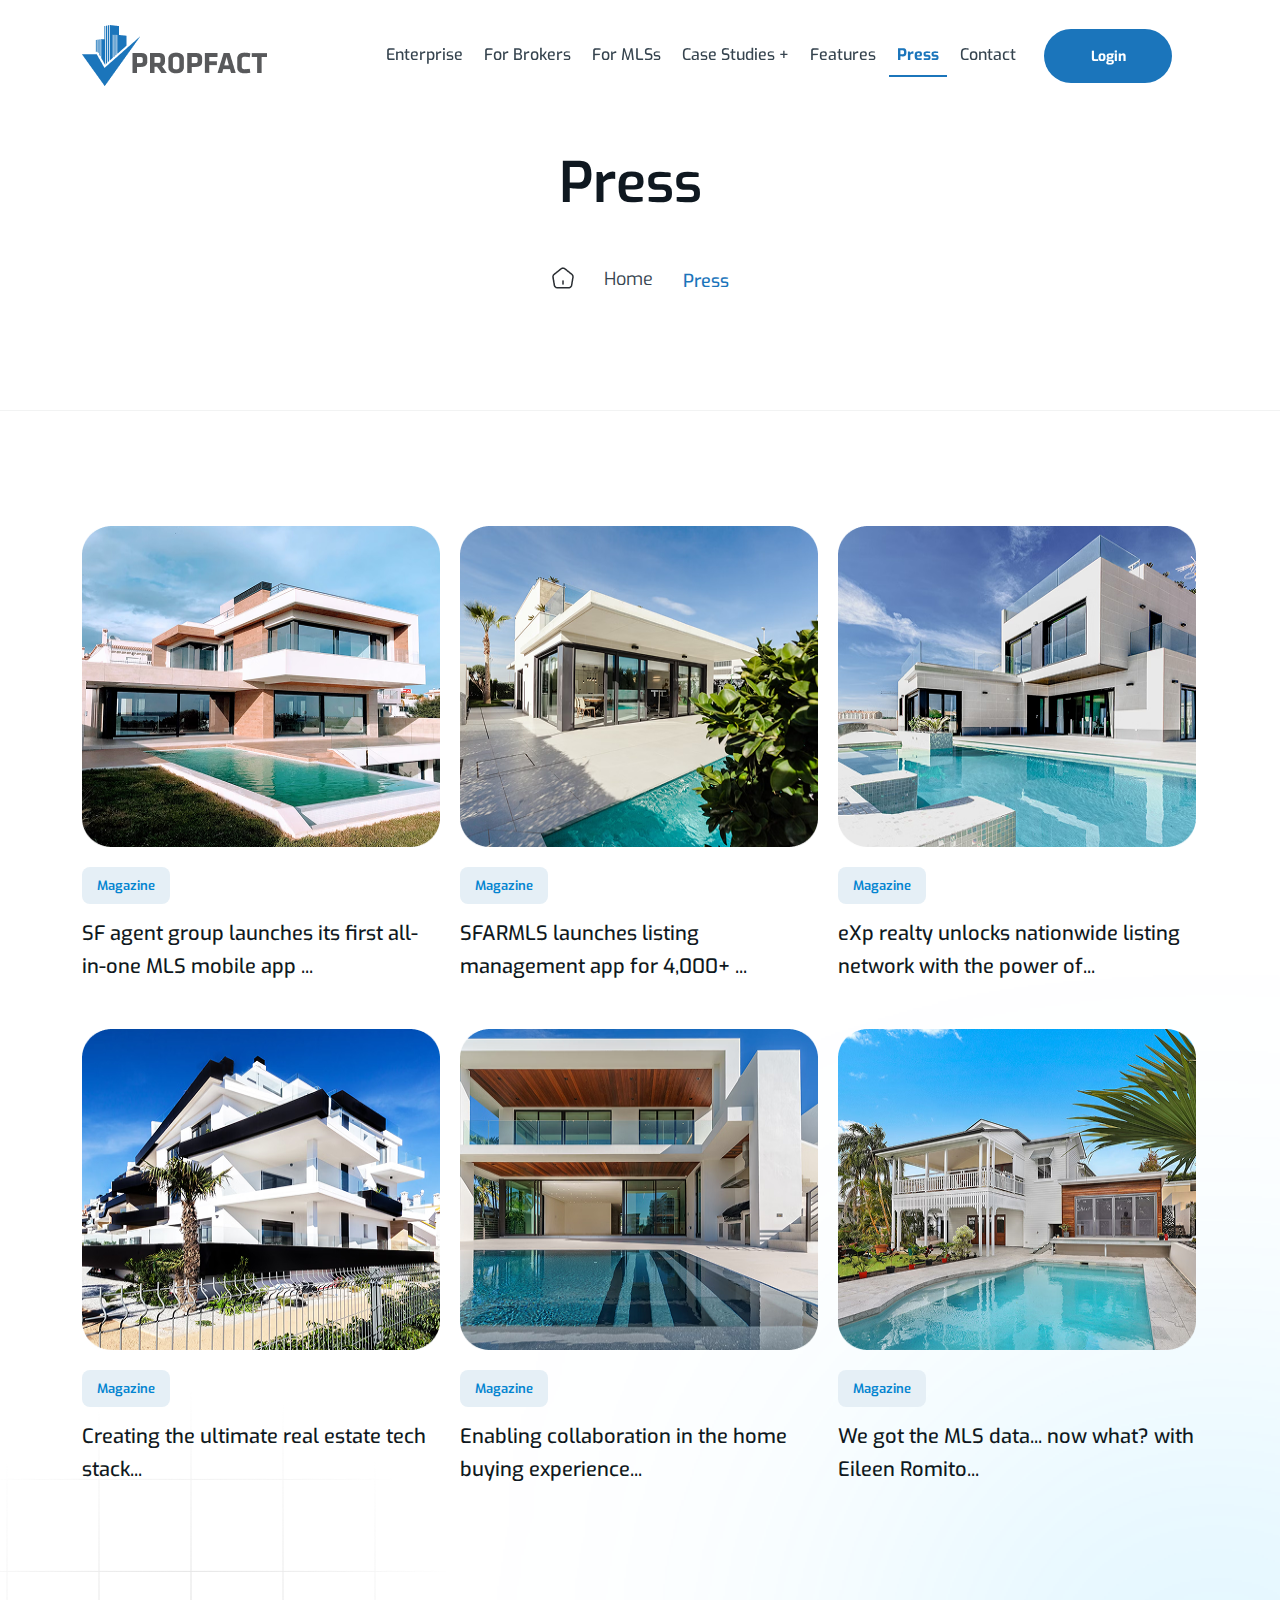
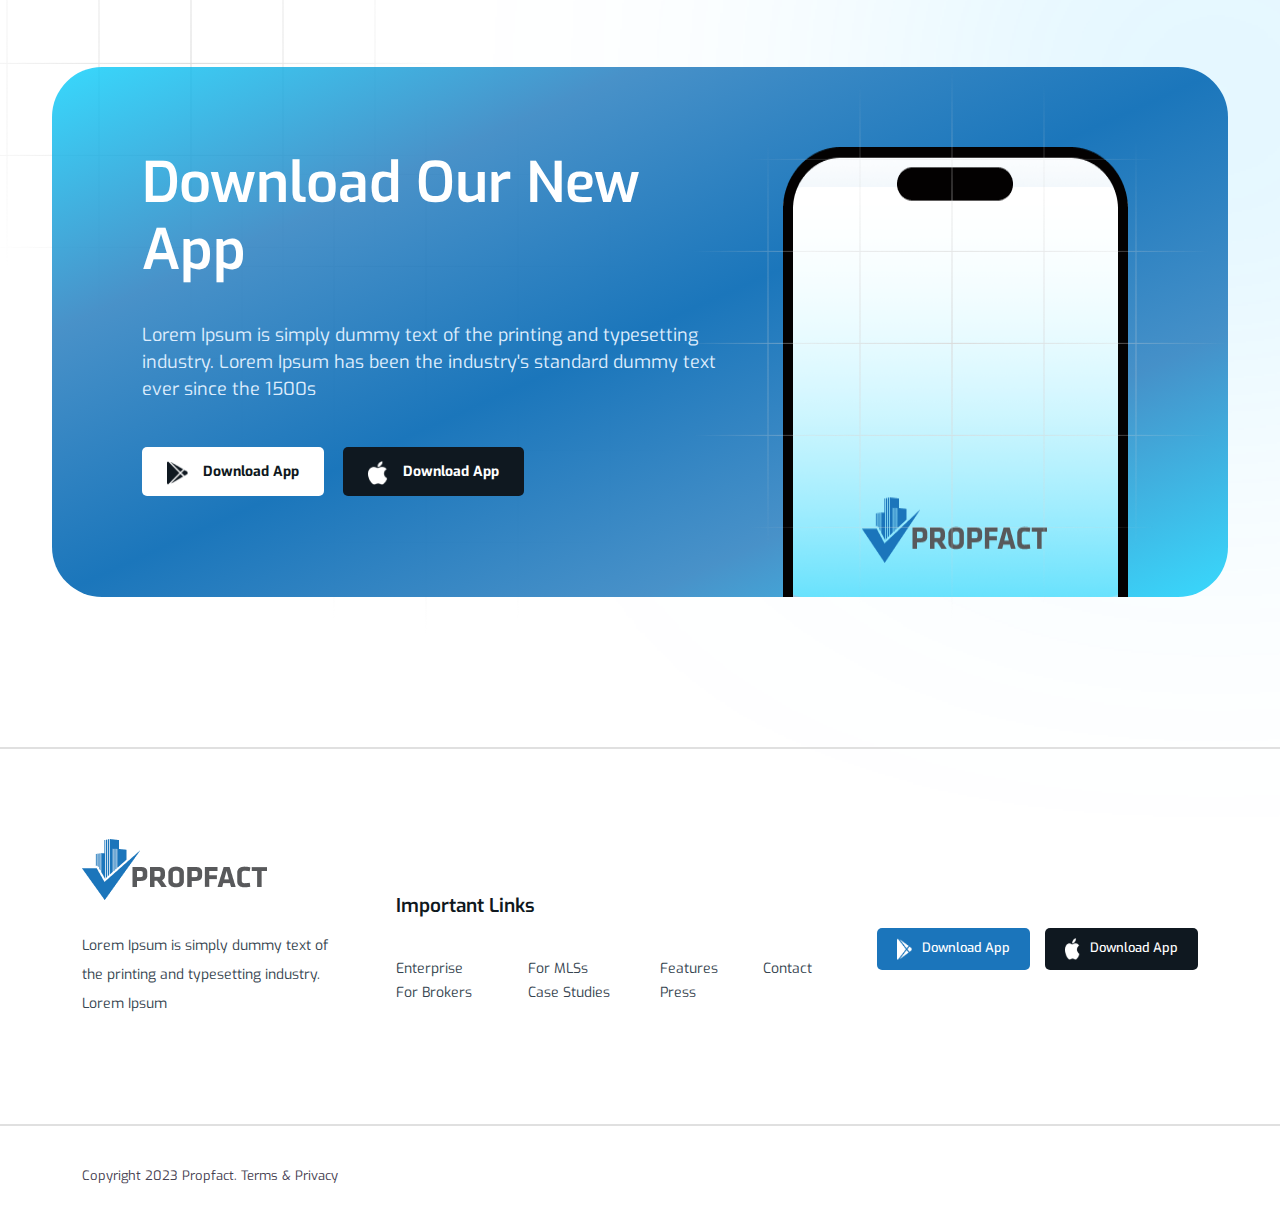
<file: page3_index.html>
<!DOCTYPE html>
<html lang="en">
<head>
    <meta charset="UTF-8">
    <meta name="viewport" content="width=device-width, initial-scale=1.0">
    <link href="https://cdn.jsdelivr.net/npm/bootstrap@5.3.3/dist/css/bootstrap.min.css" rel="stylesheet" integrity="sha384-QWTKZyjpPEjISv5WaRU9OFeRpok6YctnYmDr5pNlyT2bRjXh0JMhjY6hW+ALEwIH" crossorigin="anonymous">
    <link rel="stylesheet" href="https://cdnjs.cloudflare.com/ajax/libs/font-awesome/6.5.2/css/all.min.css" integrity="sha512-SnH5WK+bZxgPHs44uWIX+LLJAJ9/2PkPKZ5QiAj6Ta86w+fsb2TkcmfRyVX3pBnMFcV7oQPJkl9QevSCWr3W6A==" crossorigin="anonymous" referrerpolicy="no-referrer" />
    <link rel="stylesheet" href="css/page3_style.css">
    <link rel="icon" type="image/x-icon" href="Images/logox.png">
    <title>Profact - Press</title>
</head>
<body>
    <header>
        <nav class="navbar navbar-expand-lg container">
            <div class="box">
              <a class="navbar-brand logo" href="index.html"><span><img src="Images\logo.png" alt="###"></span></a>
              <div class="collapse navbar-collapse" id="navbarNavDropdown">
                <ul class="navbar-nav">
                  <li class="nav-item">
                    <a class="nav-link" href="page2_index.html">Enterprise</a>
                  </li>
                  <li class="nav-item">
                    <a class="nav-link" href="page4_index.html">For Brokers</a>
                  </li>
                  <li class="nav-item">
                    <a class="nav-link" href="page8_index.html">For MLSs</a>
                  </li>
                  <li class="nav-item">
                    <a class="nav-link" href="page6_index.html">Case Studies +</a>
                  </li>
                  </li>
                  <li class="nav-item">
                    <a class="nav-link" href="page5_index.html">Features</a>
                  </li>
                  </li>
                  <li class="nav-item">
                    <a class="nav-link active" href="page3_index.html">Press</a>
                  </li>
                  <li class="nav-item">
                    <a class="nav-link" href="page7_index.html">Contact</a>
                  </li>
                </ul>
                <a href="#" class="log">Login</a>
              </div>
            </div>
        </nav>
    </header>
    <div class="main">
        <div class="part1">
            <div class="container">
                <div class="inner">
                    <div class="sec1">
                        <div class="head"><h2>Press</h2></div>
                        <div class="para">
                            <span><img src="Images/home.png" alt="#"></span><a href="index.html" class="p">Home</p><a href="#"><i class="fa fa-angle-right" aria-hidden="true"></i></a><a href="page3_index.html">Press</a>
                        </div>
                    </div>
                </div>
            </div>
        </div>
        <div class="part2">
            <div class="container">
                <div class="inner">
                    <div class="sec">
                        <a href="page3_sub_index.html">
                            <div class="box">
                                <figure><img src="Images/dango1.png" alt="###"></figure>
                                <a href="page3_sub_index.html" class="anch">Magazine</a>
                                <p>SF agent group launches its first all-in-one MLS mobile app ...</p>
                            </div>
                        </a>
                        <a href="page3_sub_index.html">
                            <div class="box">
                                <figure><img src="Images/dango2.png" alt="###"></figure>
                                <a href="page3_sub_index.html" class="anch">Magazine</a>
                                <p>SFARMLS launches listing management app for 4,000+ ...</p>
                            </div>
                        </a>
                        <a href="page3_sub_index.html">
                            <div class="box">
                                <figure><img src="Images/dango3.png" alt="###"></figure>
                                <a href="page3_sub_index.html" class="anch">Magazine</a>
                                <p>eXp realty unlocks nationwide listing network with the power of...</p>
                            </div>
                        </a>
                    </div>
                    <div class="sec">
                        <a href="page3_sub_index.html">
                            <div class="box">
                                <figure><img src="Images/dango4.png" alt="###"></figure>
                                <a href="page3_sub_index.html" class="anch">Magazine</a>
                                <p>Creating the ultimate real estate tech stack...</p>
                            </div>
                        </a>
                        <a href="page3_sub_index.html">
                            <div class="box">
                                <figure><img src="Images/dango5.png" alt="###"></figure>
                                <a href="page3_sub_index.html" class="anch">Magazine</a>
                                <p>Enabling collaboration in the home buying experience...</p>
                            </div>
                        </a>
                        <a href="page3_sub_index.html">
                            <div class="box">
                                <figure><img src="Images/dango6.png" alt="###"></figure>
                                <a href="page3_sub_index.html" class="anch">Magazine</a>
                                <p>We got the MLS data... now what? with Eileen Romito...</p>
                            </div>
                        </a>
                    </div>
                </div>
            </div>
        </div>
        <div class="part3">
            <div class="container">
                <div class="inner">
                    <div class="sec" style="background-image: linear-gradient(to bottom right, #00cefcc7, #1b76bbcc, #1b76bb, #1b76bbcc, #00cefcc5);">
                        <div class="write" style="z-index: 2;">
                            <h5>Download Our New App</h5>
                            <p>Lorem Ipsum is simply dummy text of the printing and typesetting industry. Lorem Ipsum has been the industry's standard dummy text ever since the 1500s</p>
                            <div class="anc">
                                <a href="#" class="omg1"><span><img src="Images/Group.png" alt="#"></span>Download App</a>
                                <a href="#" class="omg2"><span><img src="Images/Group1.png" alt="#"></span>Download App</a>
                            </div>
                        </div>
                        <div class="ima" style="background-image: linear-gradient(to bottom, #ffffff, #00cefc); border-radius: 20px; margin-top: 120px; margin-right: 100px;"><span><img src="Images/Group2.png" alt="###" style="height: 450px; width: 345px; margin-top: -40px;"></span></div>
                        <span><img src="Images/Union.png" alt="###" class="spl"></span>
                    </div>
                </div>
            </div>
        </div>
        <div class="effect">
            <img src="Images/Union.png" alt="###" class="p1">
            <img src="Images/Union.png" alt="###" class="p2">
        </div>
    </div>

    <div class="footer">
        <div class="container">
            <div class="ptr">
                <div class="sec">
                    <div class="first">
                        <div class="ima">
                            <span><img src="Images/logo.png" alt="###"></span>
                            <p>Lorem Ipsum is simply dummy text of the printing and typesetting industry. Lorem Ipsum </p>
                        </div>
                        <div class="para">
                            <h5>Important Links</h5>
                            <div class="para_out">
                                <div class="para_in">
                                    <a href="page2_index.html">Enterprise</a>
                                    <a href="page4_index.html">For Brokers</a>
                                </div>
                                <div class="para_in">
                                    <a href="page3_sub_index.html">For MLSs</a>
                                    <a href="page6_index.html">Case Studies</a>
                                </div>
                                <div class="para_in">
                                    <a href="page5_index.html">Features</a>
                                    <a href="page3_index.html">Press</a>
                                </div>
                                <div class="para_in">
                                    <a href="page7_index.html">Contact</a>
                                </div>
                            </div>
                        </div>
                        <div class="anc">
                            <a href="#" class="omg1"><span><img src="Images/Group3.png" alt="#"></span>Download App</a>
                            <a href="#" class="omg2"><span><img src="Images/Group1.png" alt="#"></span>Download App</a>
                        </div>
                    </div>
                </div>
            </div>
        </div>
    </div>
    <div class="para_out" style="font-size: 13px; font-weight: 400; color: #464151; margin-bottom: 40px;"><div class="container"><p>Copyright 2023 Propfact. Terms & Privacy</p></div></div>
</body>
</html>
</file>
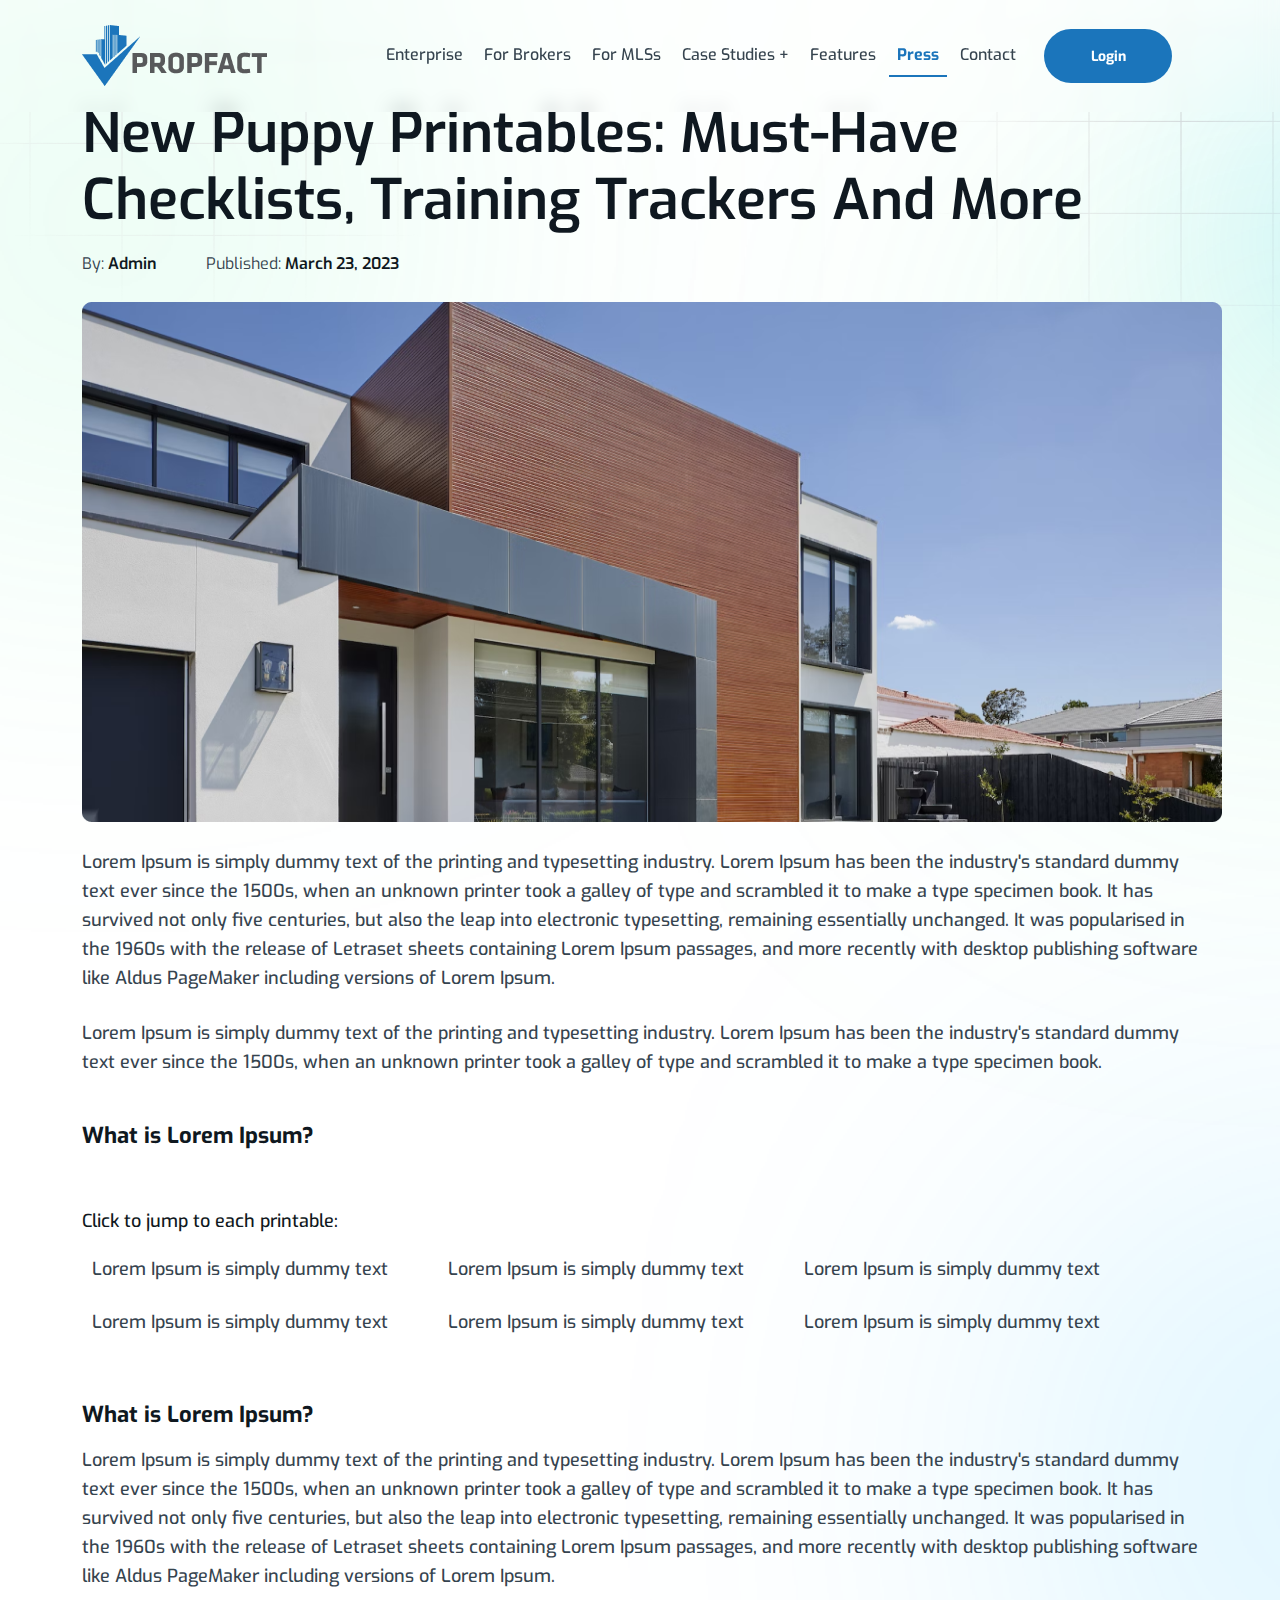
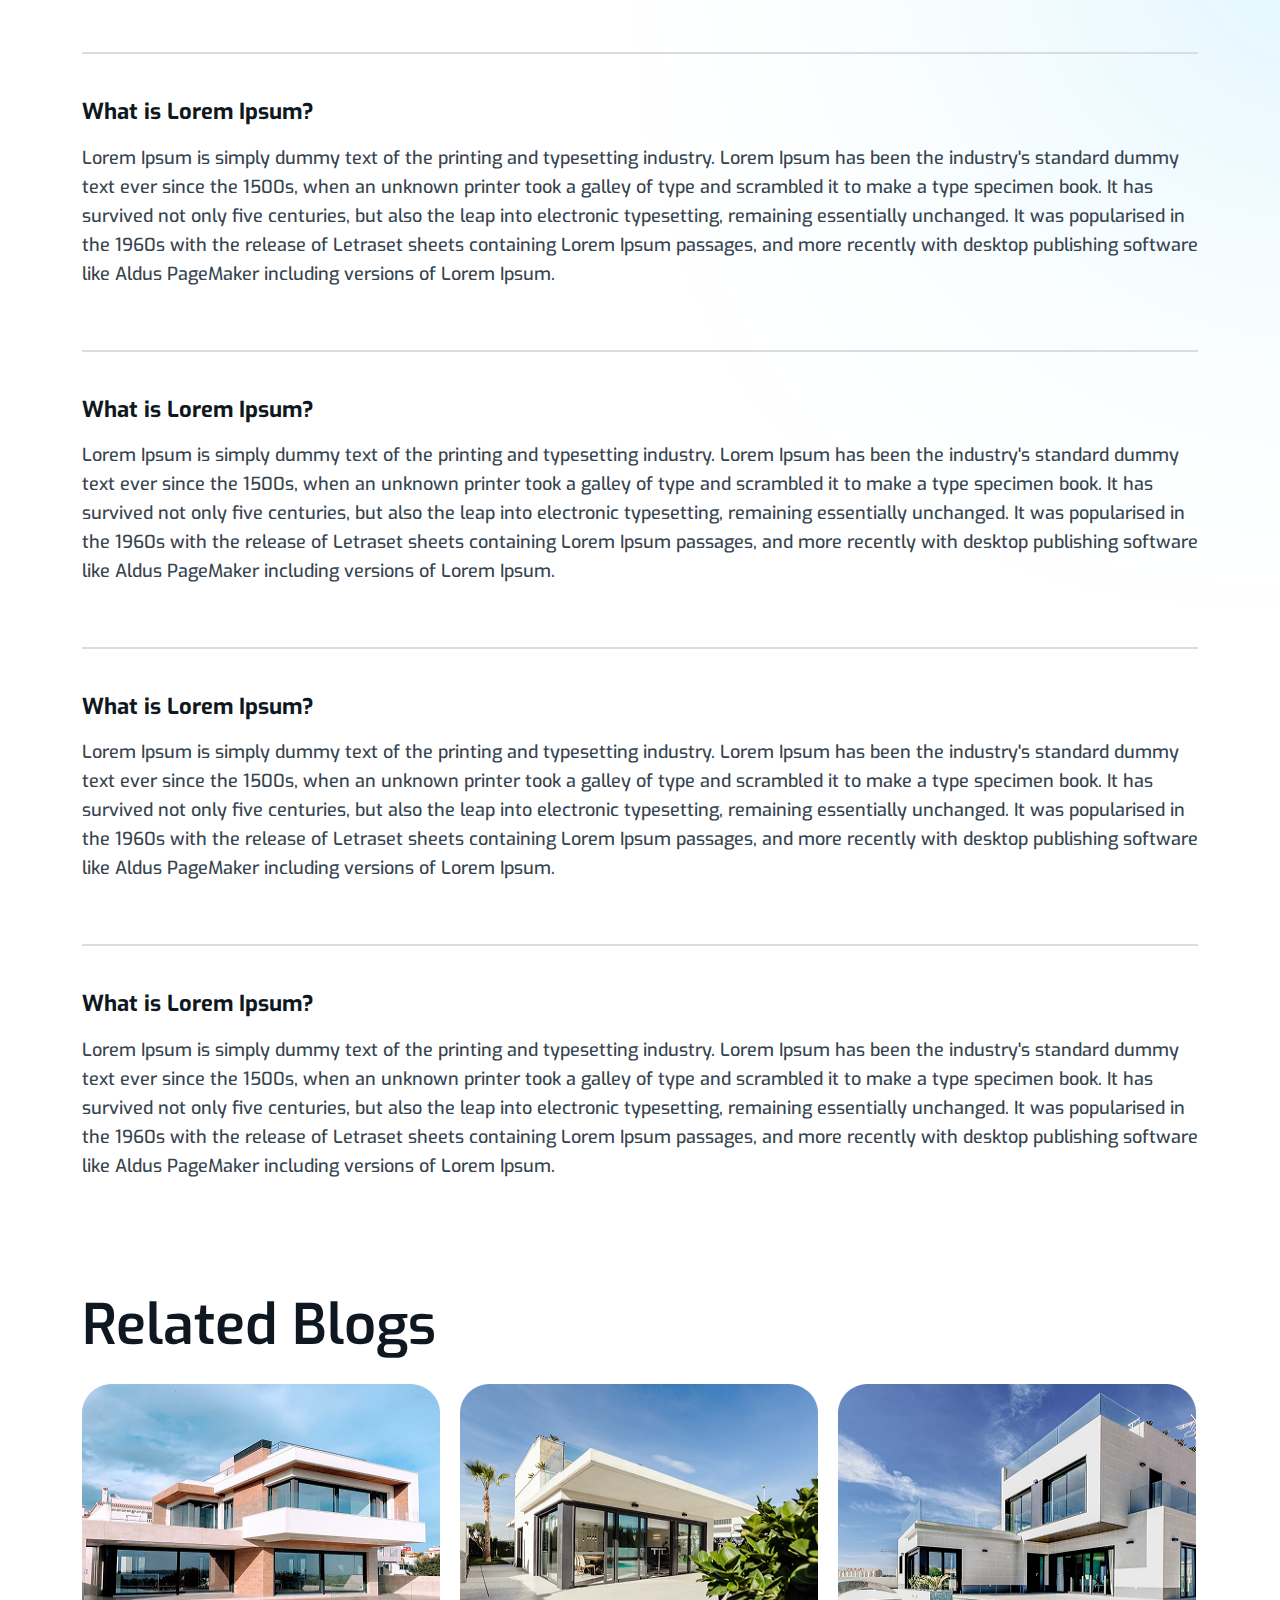
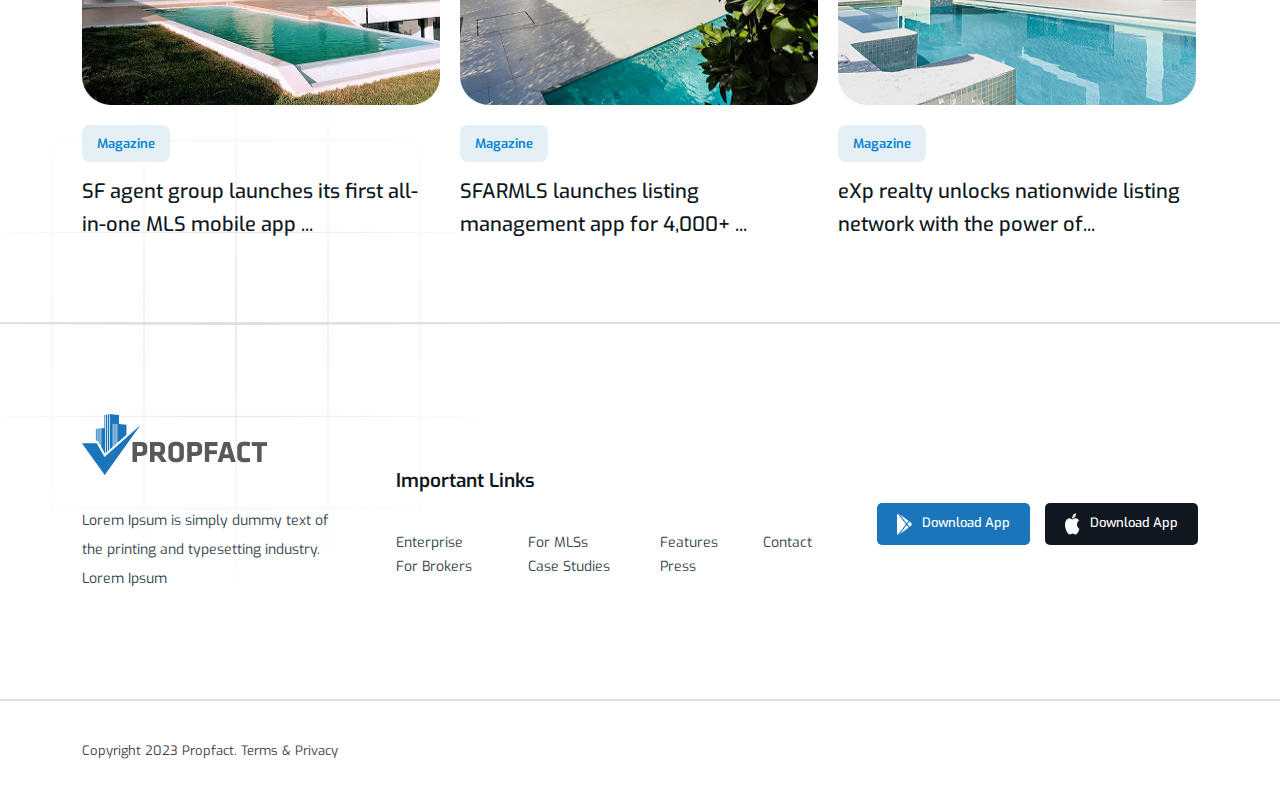
<file: page3_sub_index.html>
<!DOCTYPE html>
<html lang="en">
<head>
    <meta charset="UTF-8">
    <meta name="viewport" content="width=device-width, initial-scale=1.0">
    <link href="https://cdn.jsdelivr.net/npm/bootstrap@5.3.3/dist/css/bootstrap.min.css" rel="stylesheet" integrity="sha384-QWTKZyjpPEjISv5WaRU9OFeRpok6YctnYmDr5pNlyT2bRjXh0JMhjY6hW+ALEwIH" crossorigin="anonymous">
    <link rel="stylesheet" href="https://cdnjs.cloudflare.com/ajax/libs/font-awesome/6.5.2/css/all.min.css" integrity="sha512-SnH5WK+bZxgPHs44uWIX+LLJAJ9/2PkPKZ5QiAj6Ta86w+fsb2TkcmfRyVX3pBnMFcV7oQPJkl9QevSCWr3W6A==" crossorigin="anonymous" referrerpolicy="no-referrer" />
    <link rel="stylesheet" href="css/page3_sub_style.css">
    <link rel="icon" type="image/x-icon" href="Images/logox.png">
    <title>Profact - Press</title>
</head>
<body>
    <header>
        <nav class="navbar navbar-expand-lg container">
            <div class="box">
              <a class="navbar-brand logo" href="index.html"><span><img src="Images\logo.png" alt="###"></span></a>
              <div class="collapse navbar-collapse" id="navbarNavDropdown">
                <ul class="navbar-nav">
                  <li class="nav-item">
                    <a class="nav-link" href="page2_index.html">Enterprise</a>
                  </li>
                  <li class="nav-item">
                    <a class="nav-link" href="page4_index.html">For Brokers</a>
                  </li>
                  <li class="nav-item">
                    <a class="nav-link" href="page8_index.html">For MLSs</a>
                  </li>
                  <li class="nav-item">
                    <a class="nav-link" href="page6_index.html">Case Studies +</a>
                  </li>
                  </li>
                  <li class="nav-item">
                    <a class="nav-link" href="page5_index.html">Features</a>
                  </li>
                  </li>
                  <li class="nav-item">
                    <a class="nav-link active" href="page3_index.html">Press</a>
                  </li>
                  <li class="nav-item">
                    <a class="nav-link" href="page7_index.html">Contact</a>
                  </li>
                </ul>
                <a href="#" class="log">Login</a>
              </div>
            </div>
        </nav>
    </header>
    <div class="main">
        <div class="effect">
            <img src="Images/Union.png" alt="###" class="p1">
            <img src="Images/Union.png" alt="###" class="p2">
            <div class="eff"></div>
            <img src="Images/Union.png" alt="###" class="p3">
        </div>
        <div class="part1">
            <div class="container">
                <div class="inner">
                    <div class="head">
                        <h3>New Puppy Printables: Must-Have Checklists, Training Trackers And More</h3>
                        <p>By: <b>Admin</b>Published: <b>March 23, 2023</b></p>
                    </div>
                    <div class="sec">
                        <div class="head">
                            <figure><img src="Images/Maskgroup.png" alt="###"></figure>
                            <p>Lorem Ipsum is simply dummy text of the printing and typesetting industry. Lorem Ipsum has been the industry's standard dummy text ever since the 1500s, when an unknown printer took a galley of type and scrambled it to make a type specimen book. It has survived not only five centuries, but also the leap into electronic typesetting, remaining essentially unchanged. It was popularised in the 1960s with the release of Letraset sheets containing Lorem Ipsum passages, and more recently with desktop publishing software like Aldus PageMaker including versions of Lorem Ipsum.</p>
                            <p>Lorem Ipsum is simply dummy text of the printing and typesetting industry. Lorem Ipsum has been the industry's standard dummy text ever since the 1500s, when an unknown printer took a galley of type and scrambled it to make a type specimen book.</p>
                        </div>
                        <div class="sub">
                            <h4>What is Lorem Ipsum?</h4>
                            <p class="sp">Click to jump to each printable:</p>
                            <ul>
                                <li><i class="fa fa-check" aria-hidden="true"></i><p>Lorem Ipsum is simply dummy text</p></li>
                                <li><i class="fa fa-check" aria-hidden="true"></i><p>Lorem Ipsum is simply dummy text</p></li>
                                <li><i class="fa fa-check" aria-hidden="true"></i><p>Lorem Ipsum is simply dummy text</p></li>
                            </ul>
                            <ul>
                                <li><i class="fa fa-check" aria-hidden="true"></i><p>Lorem Ipsum is simply dummy text</p></li>
                                <li><i class="fa fa-check" aria-hidden="true"></i><p>Lorem Ipsum is simply dummy text</p></li>
                                <li><i class="fa fa-check" aria-hidden="true"></i><p>Lorem Ipsum is simply dummy text</p></li>
                            </ul>
                        </div>
                        <div class="exp">
                            <h4>What is Lorem Ipsum?</h4>
                            <p>Lorem Ipsum is simply dummy text of the printing and typesetting industry. Lorem Ipsum has been the industry's standard dummy text ever since the 1500s, when an unknown printer took a galley of type and scrambled it to make a type specimen book. It has survived not only five centuries, but also the leap into electronic typesetting, remaining essentially unchanged. It was popularised in the 1960s with the release of Letraset sheets containing Lorem Ipsum passages, and more recently with desktop publishing software like Aldus PageMaker including versions of Lorem Ipsum.</p>
                        </div>
                        <div class="exp">
                            <h4>What is Lorem Ipsum?</h4>
                            <p>Lorem Ipsum is simply dummy text of the printing and typesetting industry. Lorem Ipsum has been the industry's standard dummy text ever since the 1500s, when an unknown printer took a galley of type and scrambled it to make a type specimen book. It has survived not only five centuries, but also the leap into electronic typesetting, remaining essentially unchanged. It was popularised in the 1960s with the release of Letraset sheets containing Lorem Ipsum passages, and more recently with desktop publishing software like Aldus PageMaker including versions of Lorem Ipsum.</p>
                        </div>
                        <div class="exp">
                            <h4>What is Lorem Ipsum?</h4>
                            <p>Lorem Ipsum is simply dummy text of the printing and typesetting industry. Lorem Ipsum has been the industry's standard dummy text ever since the 1500s, when an unknown printer took a galley of type and scrambled it to make a type specimen book. It has survived not only five centuries, but also the leap into electronic typesetting, remaining essentially unchanged. It was popularised in the 1960s with the release of Letraset sheets containing Lorem Ipsum passages, and more recently with desktop publishing software like Aldus PageMaker including versions of Lorem Ipsum.</p>
                        </div>
                        <div class="exp">
                            <h4>What is Lorem Ipsum?</h4>
                            <p>Lorem Ipsum is simply dummy text of the printing and typesetting industry. Lorem Ipsum has been the industry's standard dummy text ever since the 1500s, when an unknown printer took a galley of type and scrambled it to make a type specimen book. It has survived not only five centuries, but also the leap into electronic typesetting, remaining essentially unchanged. It was popularised in the 1960s with the release of Letraset sheets containing Lorem Ipsum passages, and more recently with desktop publishing software like Aldus PageMaker including versions of Lorem Ipsum.</p>
                        </div>
                        <div class="exp np">
                            <h4>What is Lorem Ipsum?</h4>
                            <p>Lorem Ipsum is simply dummy text of the printing and typesetting industry. Lorem Ipsum has been the industry's standard dummy text ever since the 1500s, when an unknown printer took a galley of type and scrambled it to make a type specimen book. It has survived not only five centuries, but also the leap into electronic typesetting, remaining essentially unchanged. It was popularised in the 1960s with the release of Letraset sheets containing Lorem Ipsum passages, and more recently with desktop publishing software like Aldus PageMaker including versions of Lorem Ipsum.</p>
                        </div>
                    </div>
                </div>
            </div>
        </div>
        <div class="part2">
            <div class="container">
                <div class="inner">
                    <div class="head">
                        <h3>Related Blogs</h3>
                    </div>
                    <div class="sec">
                        <a href="page3_index.html">
                            <div class="box">
                                <figure><img src="Images/dango1.png" alt="###"></figure>
                                <a href="page3_index.html" class="anch">Magazine</a>
                                <p>SF agent group launches its first all-in-one MLS mobile app ...</p>
                            </div>
                        </a>
                        <a href="page3_index.html">
                            <div class="box">
                                <figure><img src="Images/dango2.png" alt="###"></figure>
                                <a href="page3_index.html" class="anch">Magazine</a>
                                <p>SFARMLS launches listing management app for 4,000+ ...</p>
                            </div>
                        </a>
                        <a href="page3_index.html">
                            <div class="box">
                                <figure><img src="Images/dango3.png" alt="###"></figure>
                                <a href="page3_index.html" class="anch">Magazine</a>
                                <p>eXp realty unlocks nationwide listing network with the power of...</p>
                            </div>
                        </a>
                    </div>
                </div>
            </div>
        </div>
    </div>

    <div class="footer">
        <div class="container">
            <div class="ptr">
                <div class="sec">
                    <div class="first">
                        <div class="ima">
                            <span><img src="Images/logo.png" alt="###"></span>
                            <p>Lorem Ipsum is simply dummy text of the printing and typesetting industry. Lorem Ipsum </p>
                        </div>
                        <div class="para">
                            <h5>Important Links</h5>
                            <div class="para_out">
                                <div class="para_in">
                                    <a href="page2_index.html">Enterprise</a>
                                    <a href="page4_index.html">For Brokers</a>
                                </div>
                                <div class="para_in">
                                    <a href="page3_sub_index.html">For MLSs</a>
                                    <a href="page6_index.html">Case Studies</a>
                                </div>
                                <div class="para_in">
                                    <a href="page5_index.html">Features</a>
                                    <a href="page3_index.html">Press</a>
                                </div>
                                <div class="para_in">
                                    <a href="page7_index.html">Contact</a>
                                </div>
                            </div>
                        </div>
                        <div class="anc">
                            <a href="#" class="omg1"><span><img src="Images/Group3.png" alt="#"></span>Download App</a>
                            <a href="#" class="omg2"><span><img src="Images/Group1.png" alt="#"></span>Download App</a>
                        </div>
                    </div>
                </div>
            </div>
        </div>
    </div>
    <div class="para_out" style="font-size: 13px; font-weight: 400; color: #464151; margin-bottom: 40px;"><div class="container"><p>Copyright 2023 Propfact. Terms & Privacy</p></div></div>
</body>
</html>
</file>
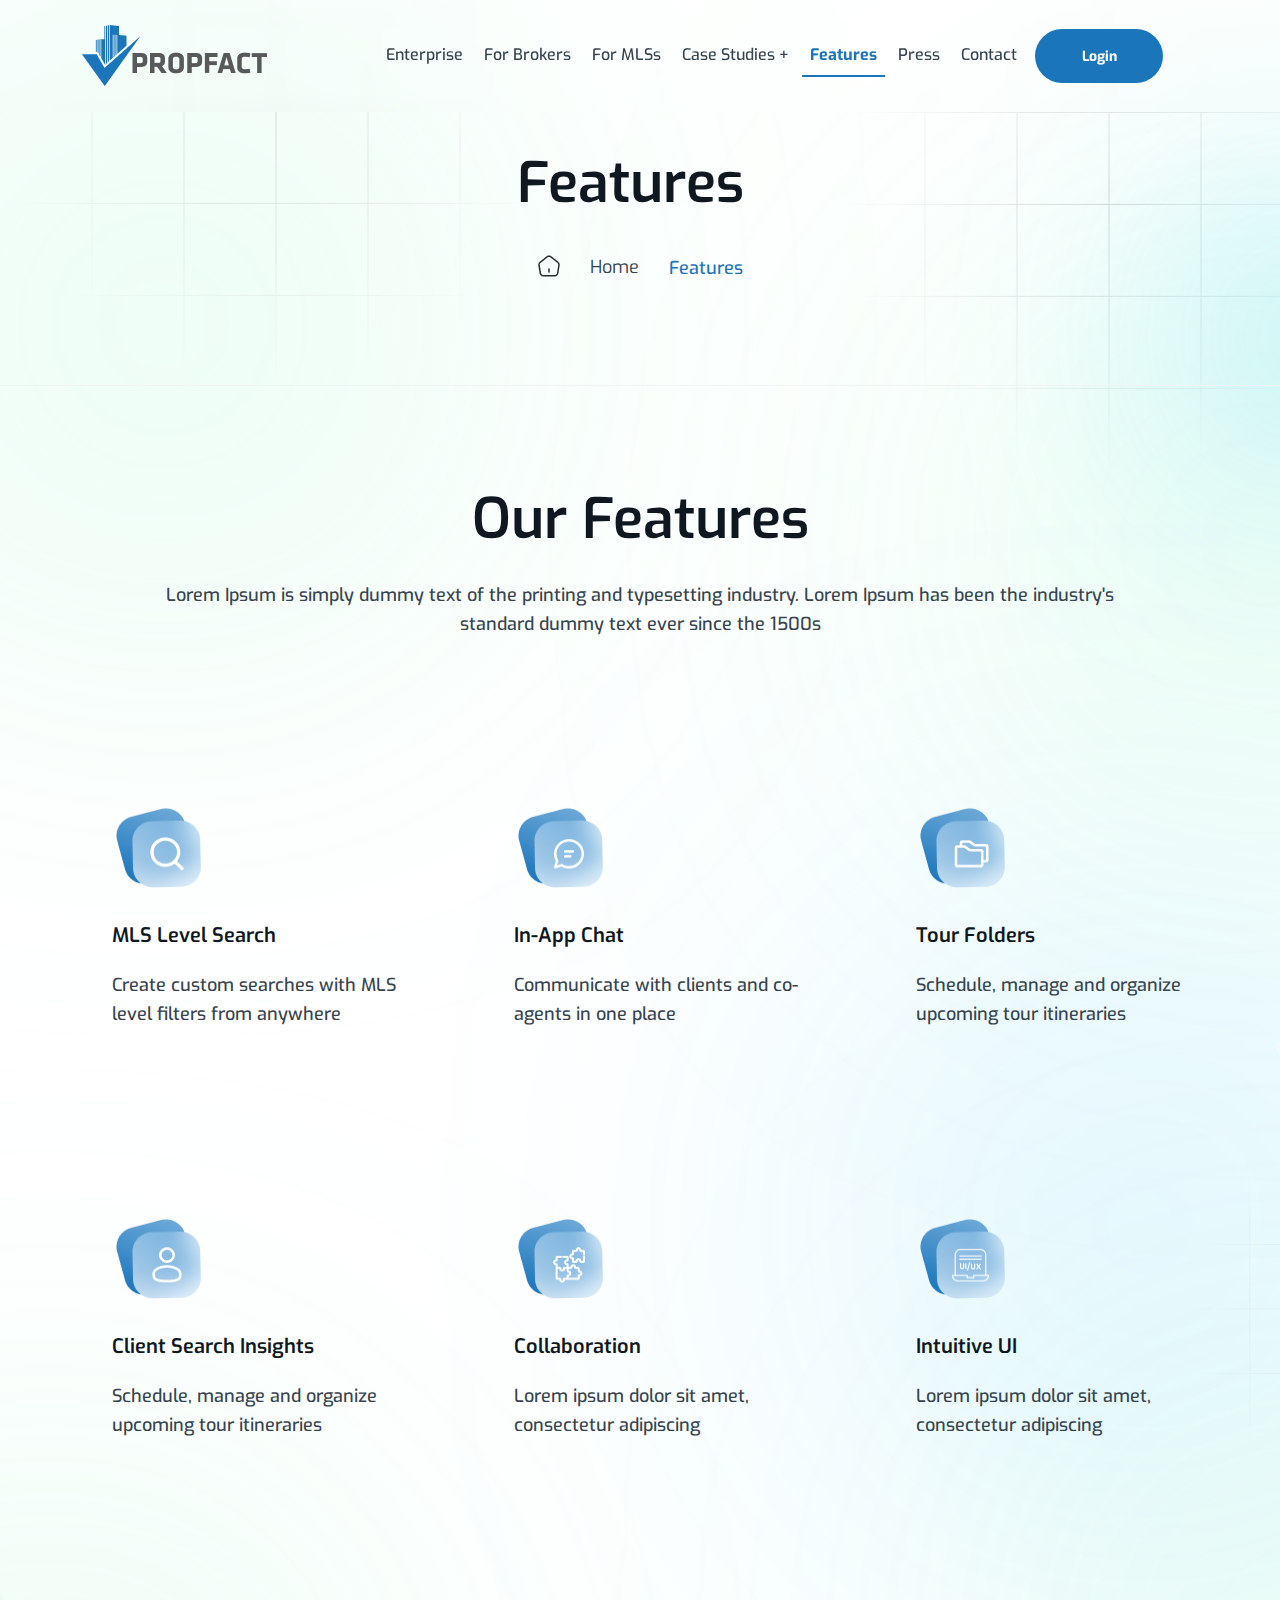
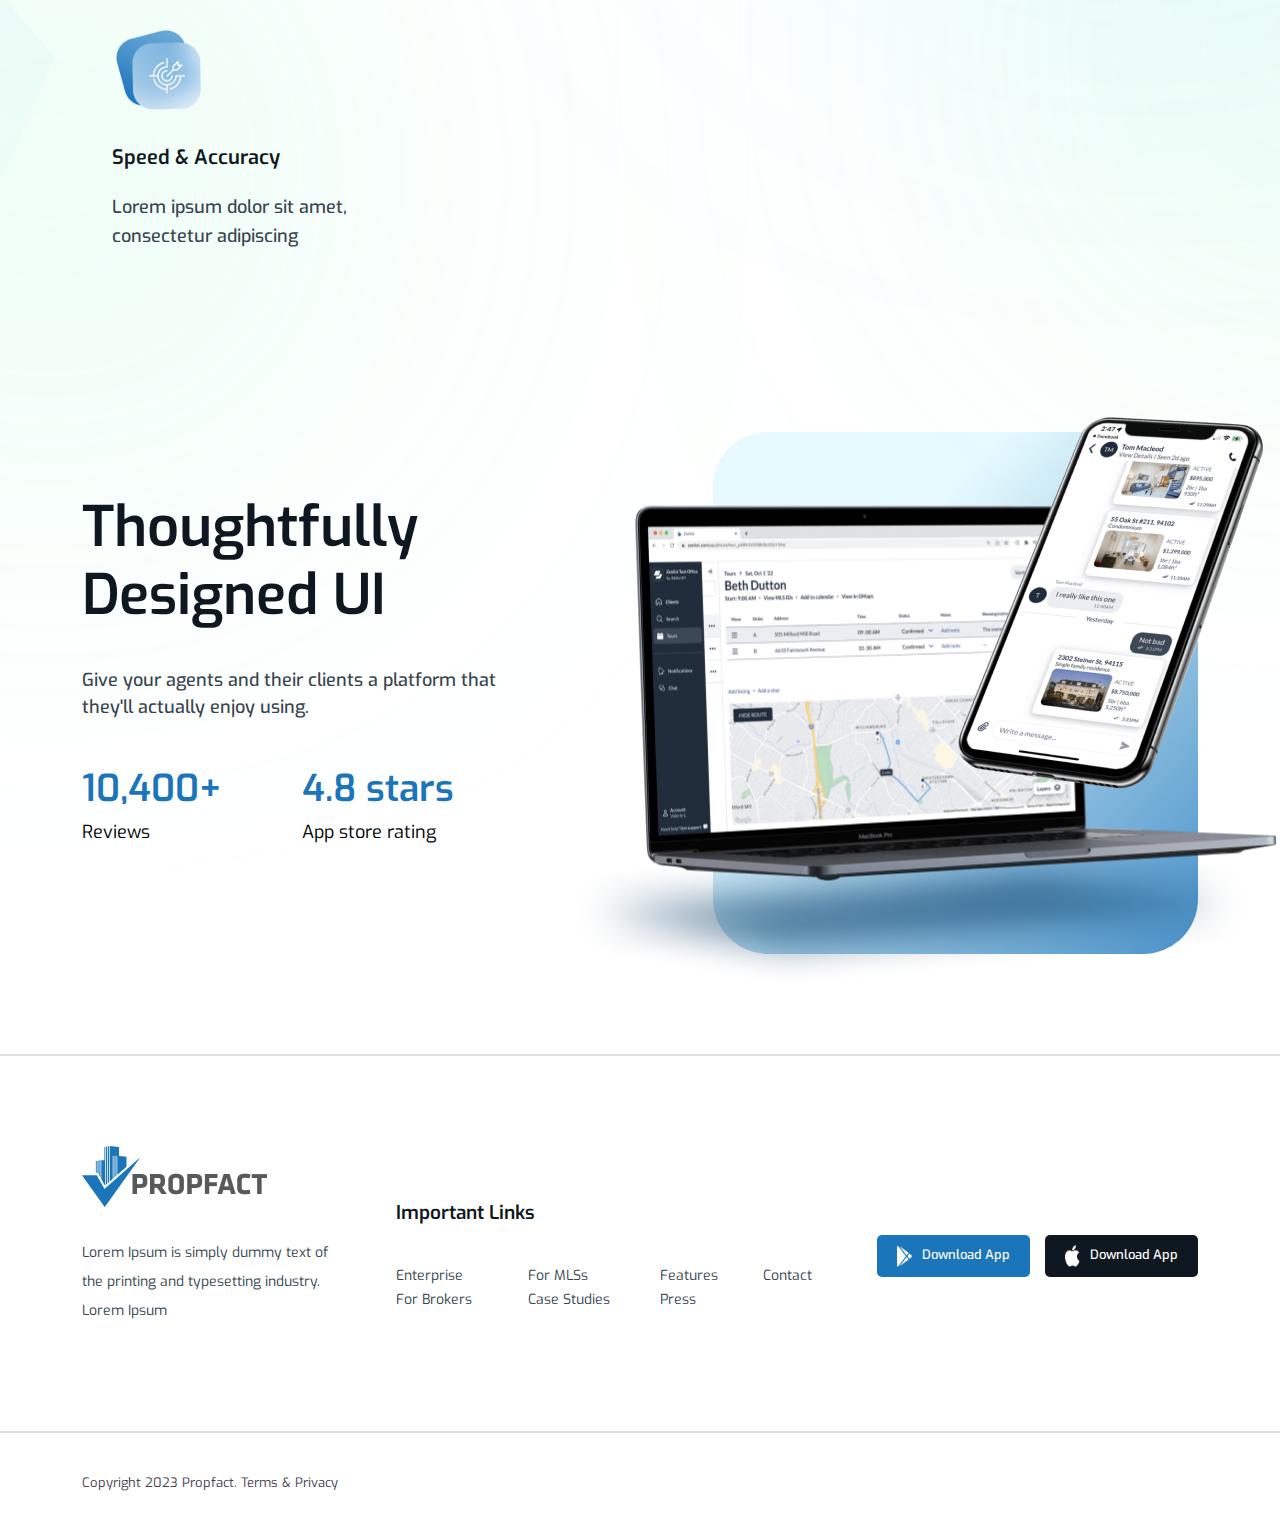
<file: page5_index.html>
<!DOCTYPE html>
<html lang="en">
<head>
    <meta charset="UTF-8">
    <meta name="viewport" content="width=device-width, initial-scale=1.0">
    <link href="https://cdn.jsdelivr.net/npm/bootstrap@5.3.3/dist/css/bootstrap.min.css" rel="stylesheet" integrity="sha384-QWTKZyjpPEjISv5WaRU9OFeRpok6YctnYmDr5pNlyT2bRjXh0JMhjY6hW+ALEwIH" crossorigin="anonymous">
    <link rel="stylesheet" href="https://cdnjs.cloudflare.com/ajax/libs/font-awesome/6.5.2/css/all.min.css" integrity="sha512-SnH5WK+bZxgPHs44uWIX+LLJAJ9/2PkPKZ5QiAj6Ta86w+fsb2TkcmfRyVX3pBnMFcV7oQPJkl9QevSCWr3W6A==" crossorigin="anonymous" referrerpolicy="no-referrer" />
    <link rel="stylesheet" href="css/page5_style.css">
    <link rel="icon" type="image/x-icon" href="Images/logox.png">
    <title>Profact - Features</title>
</head>
<body>
    <header>
        <nav class="navbar navbar-expand-lg container">
            <div class="box">
              <a class="navbar-brand logo" href="index.html"><span><img src="Images\logo.png" alt="###"></span></a>
              <div class="collapse navbar-collapse" id="navbarNavDropdown">
                <ul class="navbar-nav">
                  <li class="nav-item">
                    <a class="nav-link" href="page2_index.html">Enterprise</a>
                  </li>
                  <li class="nav-item">
                    <a class="nav-link" href="page4_index.html">For Brokers</a>
                  </li>
                  <li class="nav-item">
                    <a class="nav-link" href="page8_index.html">For MLSs</a>
                  </li>
                  <li class="nav-item">
                    <a class="nav-link" href="page6_index.html">Case Studies +</a>
                  </li>
                  </li>
                  <li class="nav-item">
                    <a class="nav-link active" href="page5_index.html">Features</a>
                  </li>
                  </li>
                  <li class="nav-item">
                    <a class="nav-link" href="page3_index.html">Press</a>
                  </li>
                  <li class="nav-item">
                    <a class="nav-link" href="page7_index.html">Contact</a>
                  </li>
                </ul>
                <a href="#" class="log">Login</a>
              </div>
            </div>
        </nav>
    </header>
    <div class="main">
        <div class="effect">
            <img src="Images/Union.png" alt="###" class="p1">
            <img src="Images/Union.png" alt="###" class="p2">
            <div class="eff">
                <img src="Images/Union.png" alt="###" style="height: 388px; width: 388px;" class="p3">
            </div>
        </div>
        <div class="part1">
            <div class="container">
                <div class="inner">
                    <div class="sec1">
                        <div class="head"><h2>Features</h2></div>
                        <div class="para">
                            <span><img src="Images/home.png" alt="#"></span><a href="index.html" class="p">Home</a><a href="#"><i class="fa fa-angle-right" aria-hidden="true"></i></a><a href="page5_index.html">Features</a>
                        </div>
                    </div>
                </div>
            </div>
        </div>
        <div class="effect2">
            <img src="Images/Vector4.png" alt="###" class="p1">
            <img src="Images/Vector3.png" alt="###" class="p2">
            <div class="eff"></div>
        </div>
        <div class="part2">
            <div class="container">
                <div class="inner">
                    <div class="sec2">
                        <div class="text">
                            <div class="head"><h2>Our Features</h2></div>
                            <p>Lorem Ipsum is simply dummy text of the printing and typesetting industry. Lorem Ipsum has been the industry's standard dummy text ever since the 1500s</p>
                        </div>
                        <div class="prt">
                            <div class="bb">
                                <div class="pp col-4"><span><img src="Images/sp1.png" alt=""></span><h4>MLS Level Search</h4><p>Create custom searches with MLS level filters from anywhere</p></div>
                                <div class="pp ssp col-4"><span><img src="Images/sp2.png" alt=""></span><h4>In-App Chat</h4><p>Communicate with clients and co-agents in one place</p></div>
                                <div class="pp col-4"><span><img src="Images/sp3.png" alt=""></span><h4>Tour Folders</h4><p>Schedule, manage and organize upcoming tour itineraries</p></div>
                            </div>
                            <div class="bb">
                                <div class="pp col-4"><span><img src="Images/sp4.png" alt=""></span><h4>Client Search Insights</h4><p>Schedule, manage and organize upcoming tour itineraries</p></div>
                                <div class="pp ssp col-4"><span><img src="Images/sp5.png" alt=""></span><h4>Collaboration</h4><p>Lorem ipsum dolor sit amet, consectetur adipiscing</p></div>
                                <div class="pp col-4"><span><img src="Images/sp6.png" alt=""></span><h4>Intuitive UI</h4><p>Lorem ipsum dolor sit amet, consectetur adipiscing</p></div>
                            </div>
                            <div class="bb">
                                <div class="pp col-4"><span><img src="Images/sp7.png" alt=""></span><h4>Speed & Accuracy</h4><p>Lorem ipsum dolor sit amet, consectetur adipiscing</p></div>
                            </div>
                        </div>
                    </div>
                </div>
            </div>
        </div>
        <div class="part3">
            <div class="container">
                <div class="inner">
                    <div class="sec3">
                        <div class="left col-5">
                            <h3>Thoughtfully Designed UI</h3>
                            <p>Give your agents and their clients a platform that they'll actually enjoy using.</p>
                            <div class="point">
                                <div class="pp">
                                    <div class="h5">10,400+</div>
                                    <p>Reviews</p>
                                </div>
                                <div class="pp">
                                    <div class="h5">4.8 stars</div>
                                    <p>App store rating</p>
                                </div>
                            </div>
                        </div>
                        <div class="right col-7">
                            <img src="Images/laptop.png" alt="###" class="p1">
                            <img src="Images/mobile.png" alt="###" class="p2">
                            <img src="Images/chaya.png" alt="###" class="p3">
                        </div>
                    </div>
                </div>
            </div>
        </div>
    </div>

    <div class="footer">
        <div class="container">
            <div class="ptr">
                <div class="sec">
                    <div class="first">
                        <div class="ima">
                            <span><img src="Images/logo.png" alt="###"></span>
                            <p>Lorem Ipsum is simply dummy text of the printing and typesetting industry. Lorem Ipsum </p>
                        </div>
                        <div class="para">
                            <h5>Important Links</h5>
                            <div class="para_out">
                                <div class="para_in">
                                    <a href="page2_index.html">Enterprise</a>
                                    <a href="page4_index.html">For Brokers</a>
                                </div>
                                <div class="para_in">
                                    <a href="page3_sub_index.html">For MLSs</a>
                                    <a href="page6_index.html">Case Studies</a>
                                </div>
                                <div class="para_in">
                                    <a href="page5_index.html">Features</a>
                                    <a href="page3_index.html">Press</a>
                                </div>
                                <div class="para_in">
                                    <a href="page7_index.html">Contact</a>
                                </div>
                            </div>
                        </div>
                        <div class="anc">
                            <a href="#" class="omg1"><span><img src="Images/Group3.png" alt="#"></span>Download App</a>
                            <a href="#" class="omg2"><span><img src="Images/Group1.png" alt="#"></span>Download App</a>
                        </div>
                    </div>
                </div>
            </div>
        </div>
    </div>
    <div class="para_out" style="font-size: 13px; font-weight: 400; color: #464151; margin-bottom: 40px;"><div class="container"><p>Copyright 2023 Propfact. Terms & Privacy</p></div></div>
</body>
</html>
</file>
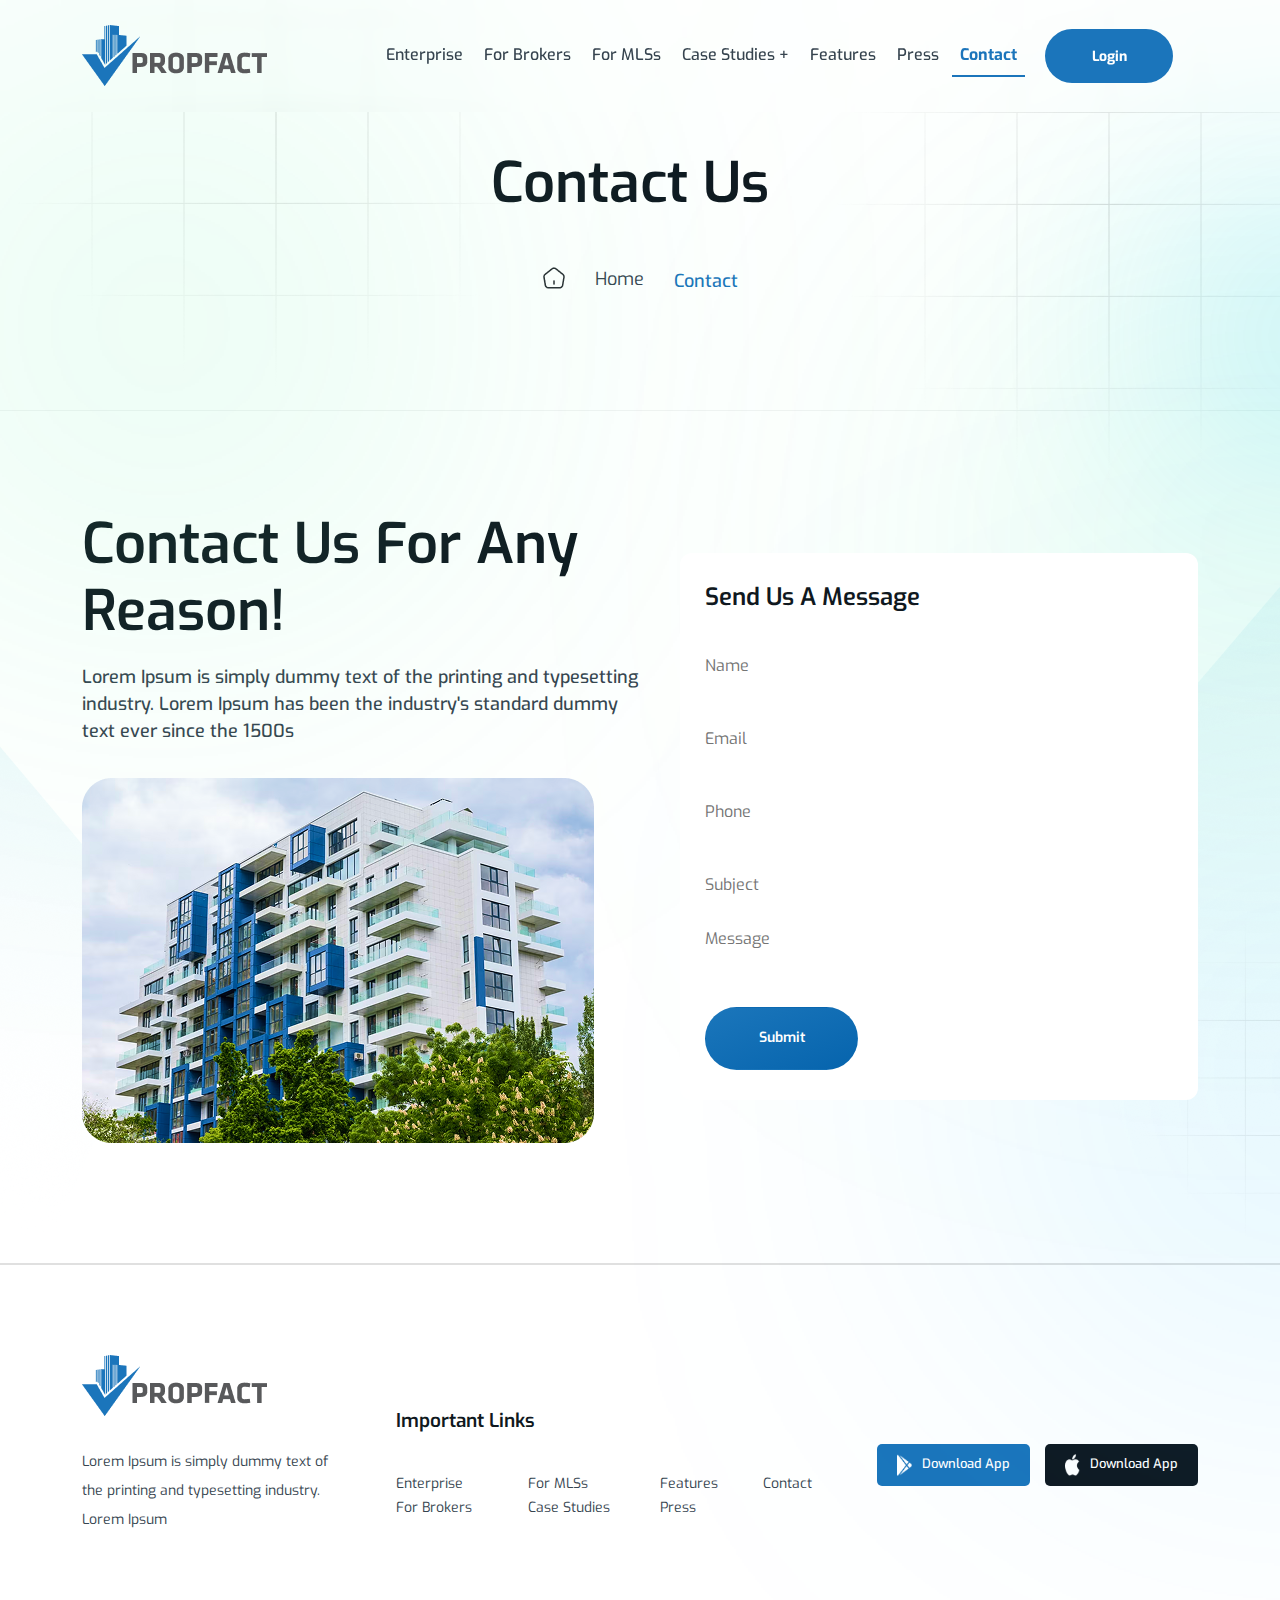
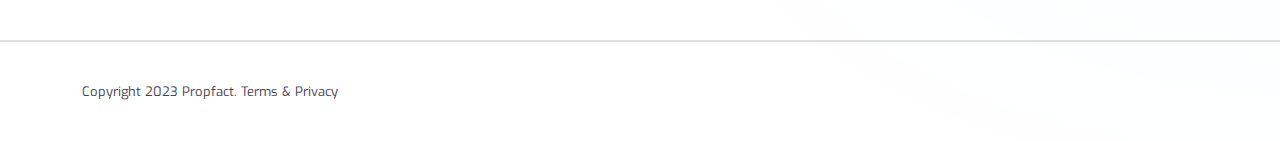
<file: page7_index.html>
<!DOCTYPE html>
<html lang="en">
<head>
    <meta charset="UTF-8">
    <meta name="viewport" content="width=device-width, initial-scale=1.0">
    <link href="https://cdn.jsdelivr.net/npm/bootstrap@5.3.3/dist/css/bootstrap.min.css" rel="stylesheet" integrity="sha384-QWTKZyjpPEjISv5WaRU9OFeRpok6YctnYmDr5pNlyT2bRjXh0JMhjY6hW+ALEwIH" crossorigin="anonymous">
    <link rel="stylesheet" href="https://cdnjs.cloudflare.com/ajax/libs/font-awesome/6.5.2/css/all.min.css" integrity="sha512-SnH5WK+bZxgPHs44uWIX+LLJAJ9/2PkPKZ5QiAj6Ta86w+fsb2TkcmfRyVX3pBnMFcV7oQPJkl9QevSCWr3W6A==" crossorigin="anonymous" referrerpolicy="no-referrer" />
    <link rel="stylesheet" href="css/page7_style.css">
    <link rel="icon" type="image/x-icon" href="Images/logox.png">
    <title>Profact - Contact</title>
</head>
<body>
    <header>
        <nav class="navbar navbar-expand-lg container">
            <div class="box">
              <a class="navbar-brand logo" href="index.html"><span><img src="Images\logo.png" alt="###"></span></a>
              <div class="collapse navbar-collapse" id="navbarNavDropdown">
                <ul class="navbar-nav">
                  <li class="nav-item">
                    <a class="nav-link" href="page2_index.html">Enterprise</a>
                  </li>
                  <li class="nav-item">
                    <a class="nav-link" href="page4_index.html">For Brokers</a>
                  </li>
                  <li class="nav-item">
                    <a class="nav-link" href="page8_index.html">For MLSs</a>
                  </li>
                  <li class="nav-item">
                    <a class="nav-link" href="page6_index.html">Case Studies +</a>
                  </li>
                  </li>
                  <li class="nav-item">
                    <a class="nav-link" href="page5_index.html">Features</a>
                  </li>
                  </li>
                  <li class="nav-item">
                    <a class="nav-link" href="page3_index.html">Press</a>
                  </li>
                  <li class="nav-item">
                    <a class="nav-link active" href="page7_index.html">Contact</a>
                  </li>
                </ul>
                <a href="#" class="log">Login</a>
              </div>
            </div>
        </nav>
    </header>
    <div class="main">
        <div class="effect">
            <img src="Images/Union.png" alt="###" class="p1">
            <img src="Images/Union.png" alt="###" class="p2">
            <div class="eff"></div>
        </div>
        <div class="part1">
            <div class="container">
                <div class="inner">
                    <div class="sec1">
                        <div class="head"><h2>Contact Us</h2></div>
                        <div class="para">
                            <span><img src="Images/home.png" alt="#"></span><a href="index.html" class="p">Home</p><a href="#"><i class="fa fa-angle-right" aria-hidden="true"></i></a><a href="page7_index.html">Contact</a>
                        </div>
                    </div>
                </div>
            </div>
        </div>
        <div class="effect2">
            <img src="Images/Vector2.png" alt="###" class="p1">
            <img src="Images/Vector.png" alt="###" class="p2">
            <img src="Images/Union.png" alt="###" class="p3" style="height: 346px; width: 346px;">
        </div>
        <div class="part2">
            <div class="container">
                <div class="inner">
                    <div class="sec2">
                        <div class="leftSide col-6">
                            <h2>Contact Us For Any Reason!</h2>
                            <p>Lorem Ipsum is simply dummy text of the printing and typesetting industry. Lorem Ipsum has been the industry's standard dummy text ever since the 1500s</p>
                            <img src="Images/Rec6.png" alt="###">
                        </div>
                        <div class="card">
                            <h3>Send Us A Message</h3>
                            <div class="input">
                                <input type="text" placeholder="Name" class="norm">
                                <input type="text" placeholder="Email" class="norm">
                                <input type="number" placeholder="Phone" class="norm">
                                <input type="text" placeholder="Subject" class="norm">
                                <textarea name="" id="" cols="30" rows="5" class="msg" placeholder="Message"></textarea>
                            </div>
                            <a href="###" class="btn">Submit</a>
                        </div>
                    </div>
                </div>
            </div>
        </div>
    </div>

    <div class="footer">
        <div class="container">
            <div class="ptr">
                <div class="sec">
                    <div class="first">
                        <div class="ima">
                            <span><img src="Images/logo.png" alt="###"></span>
                            <p>Lorem Ipsum is simply dummy text of the printing and typesetting industry. Lorem Ipsum </p>
                        </div>
                        <div class="para">
                            <h5>Important Links</h5>
                            <div class="para_out">
                                <div class="para_in">
                                    <a href="page2_index.html">Enterprise</a>
                                    <a href="page4_index.html">For Brokers</a>
                                </div>
                                <div class="para_in">
                                    <a href="page3_sub_index.html">For MLSs</a>
                                    <a href="page6_index.html">Case Studies</a>
                                </div>
                                <div class="para_in">
                                    <a href="page5_index.html">Features</a>
                                    <a href="page3_index.html">Press</a>
                                </div>
                                <div class="para_in">
                                    <a href="page7_index.html">Contact</a>
                                </div>
                            </div>
                        </div>
                        <div class="anc">
                            <a href="#" class="omg1"><span><img src="Images/Group3.png" alt="#"></span>Download App</a>
                            <a href="#" class="omg2"><span><img src="Images/Group1.png" alt="#"></span>Download App</a>
                        </div>
                    </div>
                </div>
            </div>
        </div>
    </div>
    <div class="para_out" style="font-size: 13px; font-weight: 400; color: #464151; margin-bottom: 40px;"><div class="container"><p>Copyright 2023 Propfact. Terms & Privacy</p></div></div>
</body>
</html>
</file>
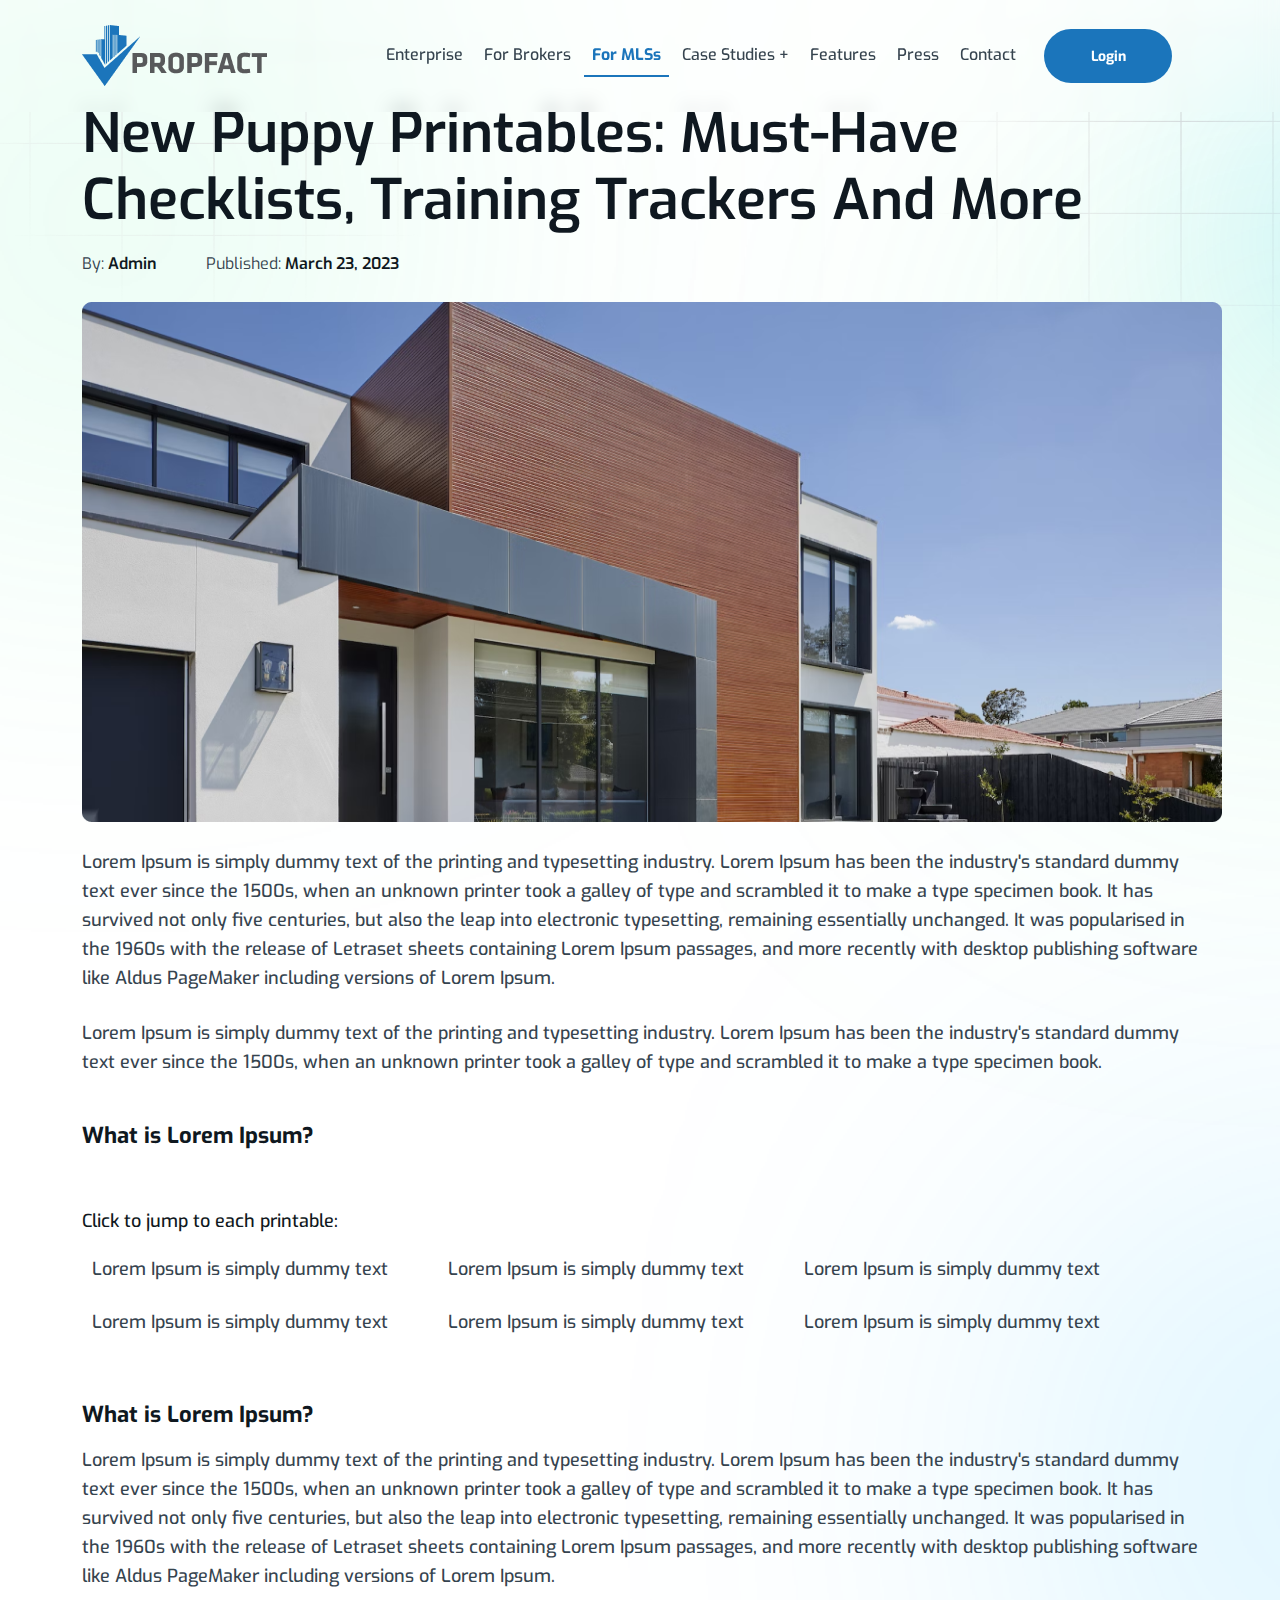
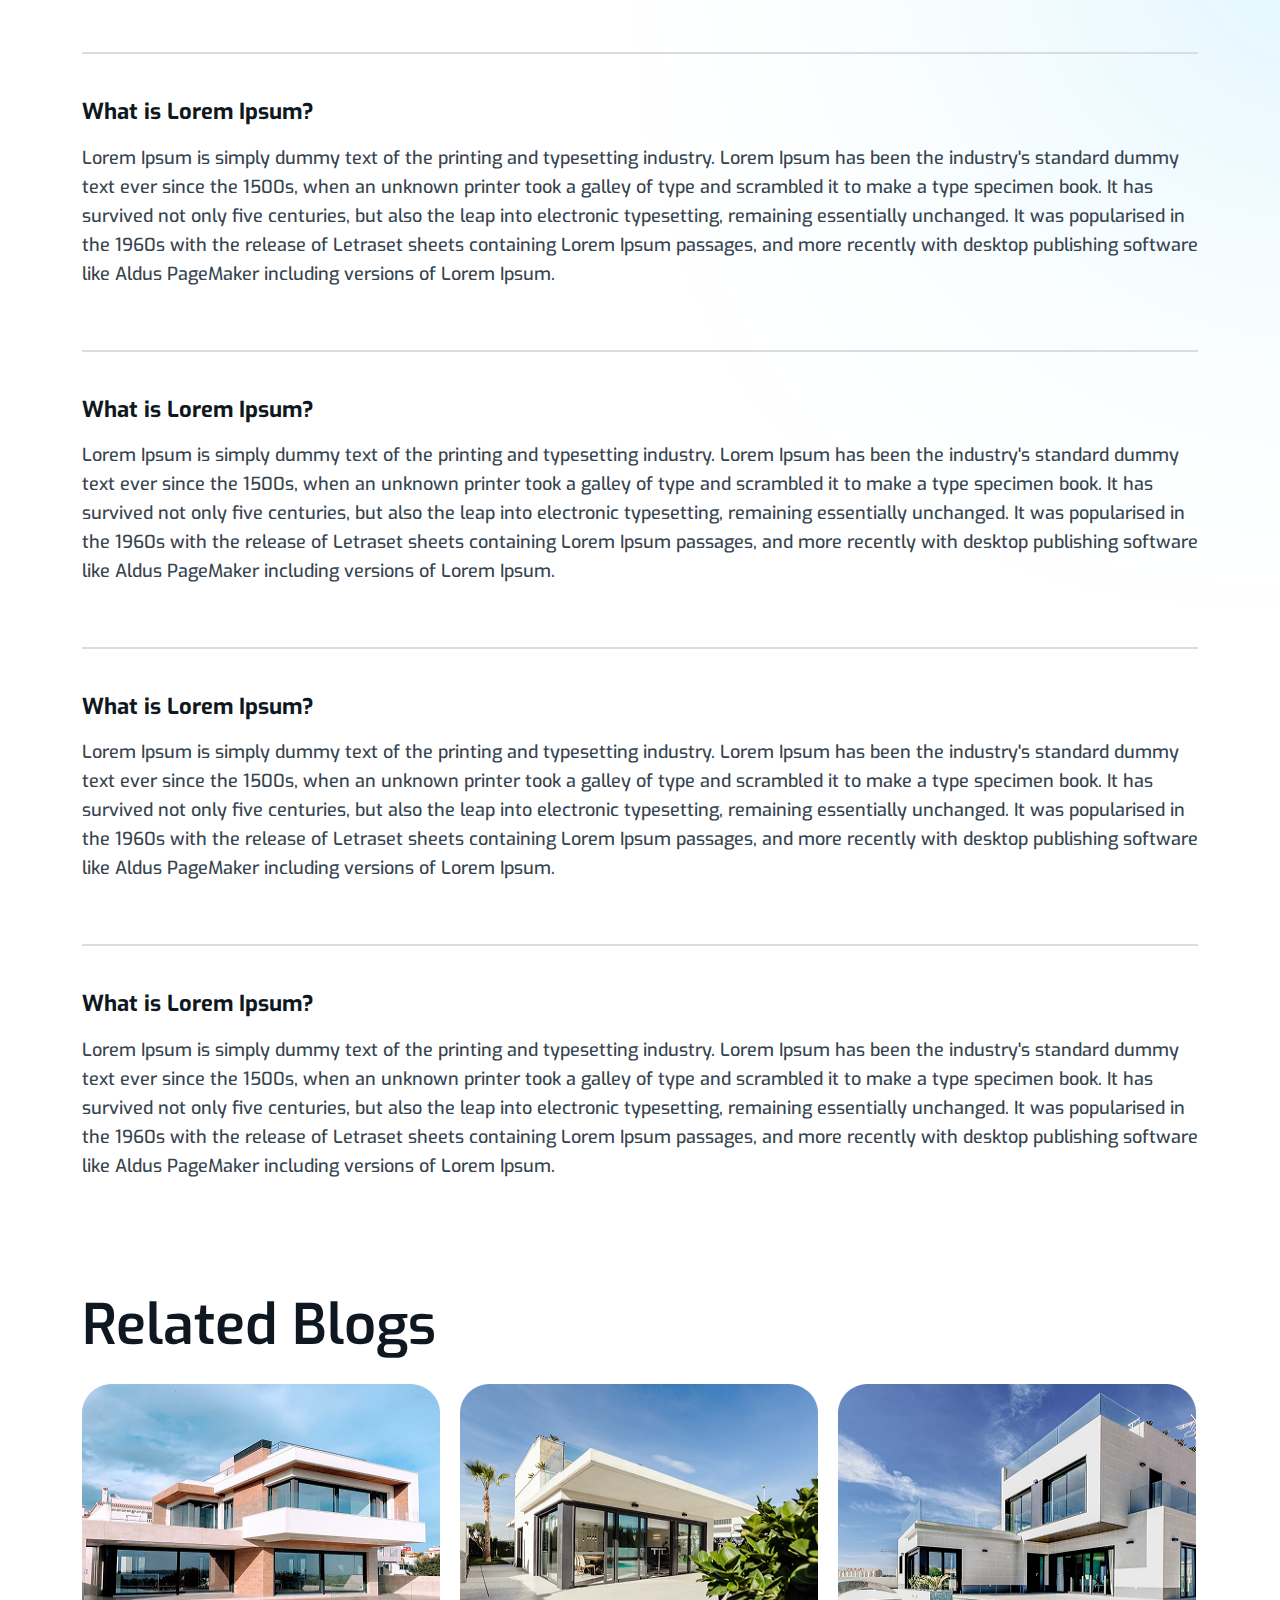
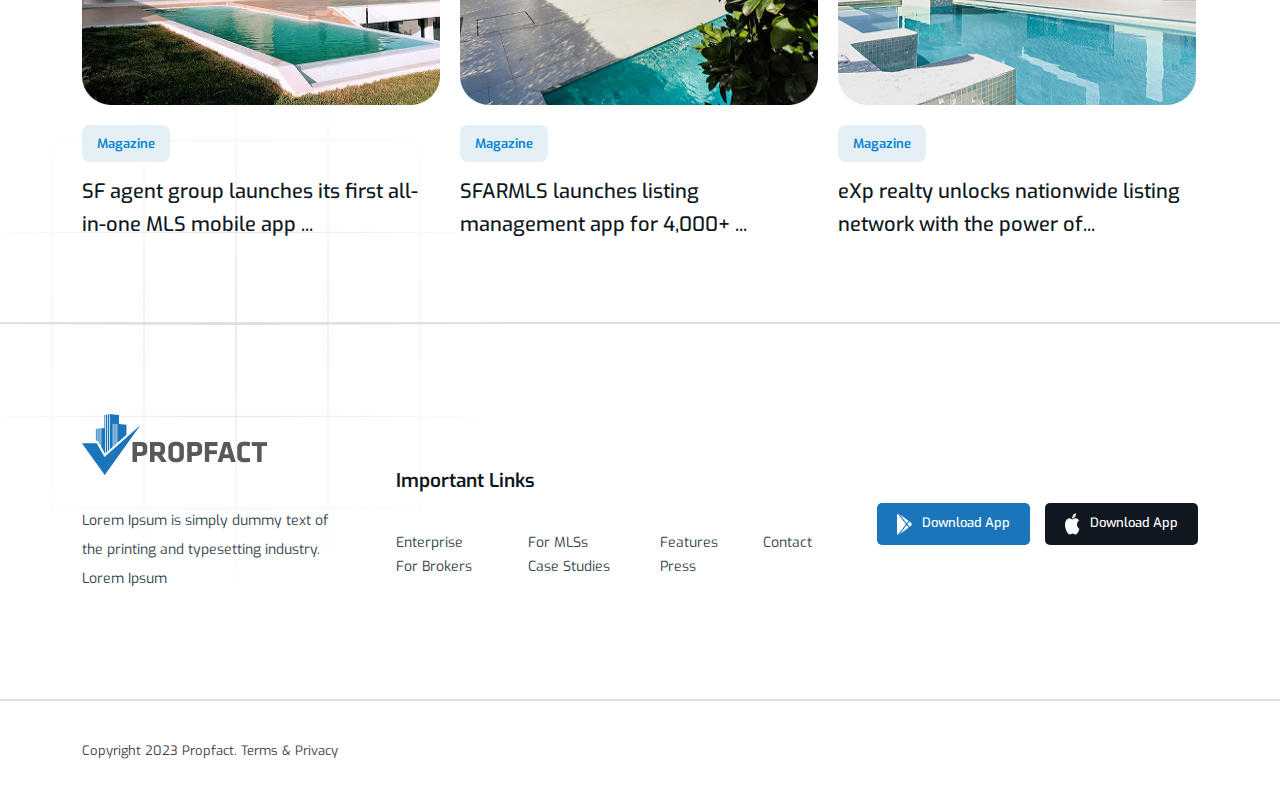
<file: page8_index.html>
<!DOCTYPE html>
<html lang="en">
<head>
    <meta charset="UTF-8">
    <meta name="viewport" content="width=device-width, initial-scale=1.0">
    <link href="https://cdn.jsdelivr.net/npm/bootstrap@5.3.3/dist/css/bootstrap.min.css" rel="stylesheet" integrity="sha384-QWTKZyjpPEjISv5WaRU9OFeRpok6YctnYmDr5pNlyT2bRjXh0JMhjY6hW+ALEwIH" crossorigin="anonymous">
    <link rel="stylesheet" href="https://cdnjs.cloudflare.com/ajax/libs/font-awesome/6.5.2/css/all.min.css" integrity="sha512-SnH5WK+bZxgPHs44uWIX+LLJAJ9/2PkPKZ5QiAj6Ta86w+fsb2TkcmfRyVX3pBnMFcV7oQPJkl9QevSCWr3W6A==" crossorigin="anonymous" referrerpolicy="no-referrer" />
    <link rel="stylesheet" href="css/page8_style.css">
    <link rel="icon" type="image/x-icon" href="Images/logox.png">
    <title>Profact - MLSs</title>
</head>
<body>
    <header>
        <nav class="navbar navbar-expand-lg container">
            <div class="box">
              <a class="navbar-brand logo" href="index.html"><span><img src="Images\logo.png" alt="###"></span></a>
              <div class="collapse navbar-collapse" id="navbarNavDropdown">
                <ul class="navbar-nav">
                  <li class="nav-item">
                    <a class="nav-link" href="page2_index.html">Enterprise</a>
                  </li>
                  <li class="nav-item">
                    <a class="nav-link" href="page4_index.html">For Brokers</a>
                  </li>
                  <li class="nav-item">
                    <a class="nav-link active" href="page8_index.html">For MLSs</a>
                  </li>
                  <li class="nav-item">
                    <a class="nav-link" href="page6_index.html">Case Studies +</a>
                  </li>
                  </li>
                  <li class="nav-item">
                    <a class="nav-link" href="page5_index.html">Features</a>
                  </li>
                  </li>
                  <li class="nav-item">
                    <a class="nav-link" href="page3_index.html">Press</a>
                  </li>
                  <li class="nav-item">
                    <a class="nav-link" href="page7_index.html">Contact</a>
                  </li>
                </ul>
                <a href="#" class="log">Login</a>
              </div>
            </div>
        </nav>
    </header>
    <div class="main">
        <div class="effect">
            <img src="Images/Union.png" alt="###" class="p1">
            <img src="Images/Union.png" alt="###" class="p2">
            <div class="eff"></div>
            <img src="Images/Union.png" alt="###" class="p3">
        </div>
        <div class="part1">
            <div class="container">
                <div class="inner">
                    <div class="head">
                        <h3>New Puppy Printables: Must-Have Checklists, Training Trackers And More</h3>
                        <p>By: <b>Admin</b>Published: <b>March 23, 2023</b></p>
                    </div>
                    <div class="sec">
                        <div class="head">
                            <figure><img src="Images/Maskgroup.png" alt="###"></figure>
                            <p>Lorem Ipsum is simply dummy text of the printing and typesetting industry. Lorem Ipsum has been the industry's standard dummy text ever since the 1500s, when an unknown printer took a galley of type and scrambled it to make a type specimen book. It has survived not only five centuries, but also the leap into electronic typesetting, remaining essentially unchanged. It was popularised in the 1960s with the release of Letraset sheets containing Lorem Ipsum passages, and more recently with desktop publishing software like Aldus PageMaker including versions of Lorem Ipsum.</p>
                            <p>Lorem Ipsum is simply dummy text of the printing and typesetting industry. Lorem Ipsum has been the industry's standard dummy text ever since the 1500s, when an unknown printer took a galley of type and scrambled it to make a type specimen book.</p>
                        </div>
                        <div class="sub">
                            <h4>What is Lorem Ipsum?</h4>
                            <p class="sp">Click to jump to each printable:</p>
                            <ul>
                                <li><i class="fa fa-check" aria-hidden="true"></i><p>Lorem Ipsum is simply dummy text</p></li>
                                <li><i class="fa fa-check" aria-hidden="true"></i><p>Lorem Ipsum is simply dummy text</p></li>
                                <li><i class="fa fa-check" aria-hidden="true"></i><p>Lorem Ipsum is simply dummy text</p></li>
                            </ul>
                            <ul>
                                <li><i class="fa fa-check" aria-hidden="true"></i><p>Lorem Ipsum is simply dummy text</p></li>
                                <li><i class="fa fa-check" aria-hidden="true"></i><p>Lorem Ipsum is simply dummy text</p></li>
                                <li><i class="fa fa-check" aria-hidden="true"></i><p>Lorem Ipsum is simply dummy text</p></li>
                            </ul>
                        </div>
                        <div class="exp">
                            <h4>What is Lorem Ipsum?</h4>
                            <p>Lorem Ipsum is simply dummy text of the printing and typesetting industry. Lorem Ipsum has been the industry's standard dummy text ever since the 1500s, when an unknown printer took a galley of type and scrambled it to make a type specimen book. It has survived not only five centuries, but also the leap into electronic typesetting, remaining essentially unchanged. It was popularised in the 1960s with the release of Letraset sheets containing Lorem Ipsum passages, and more recently with desktop publishing software like Aldus PageMaker including versions of Lorem Ipsum.</p>
                        </div>
                        <div class="exp">
                            <h4>What is Lorem Ipsum?</h4>
                            <p>Lorem Ipsum is simply dummy text of the printing and typesetting industry. Lorem Ipsum has been the industry's standard dummy text ever since the 1500s, when an unknown printer took a galley of type and scrambled it to make a type specimen book. It has survived not only five centuries, but also the leap into electronic typesetting, remaining essentially unchanged. It was popularised in the 1960s with the release of Letraset sheets containing Lorem Ipsum passages, and more recently with desktop publishing software like Aldus PageMaker including versions of Lorem Ipsum.</p>
                        </div>
                        <div class="exp">
                            <h4>What is Lorem Ipsum?</h4>
                            <p>Lorem Ipsum is simply dummy text of the printing and typesetting industry. Lorem Ipsum has been the industry's standard dummy text ever since the 1500s, when an unknown printer took a galley of type and scrambled it to make a type specimen book. It has survived not only five centuries, but also the leap into electronic typesetting, remaining essentially unchanged. It was popularised in the 1960s with the release of Letraset sheets containing Lorem Ipsum passages, and more recently with desktop publishing software like Aldus PageMaker including versions of Lorem Ipsum.</p>
                        </div>
                        <div class="exp">
                            <h4>What is Lorem Ipsum?</h4>
                            <p>Lorem Ipsum is simply dummy text of the printing and typesetting industry. Lorem Ipsum has been the industry's standard dummy text ever since the 1500s, when an unknown printer took a galley of type and scrambled it to make a type specimen book. It has survived not only five centuries, but also the leap into electronic typesetting, remaining essentially unchanged. It was popularised in the 1960s with the release of Letraset sheets containing Lorem Ipsum passages, and more recently with desktop publishing software like Aldus PageMaker including versions of Lorem Ipsum.</p>
                        </div>
                        <div class="exp np">
                            <h4>What is Lorem Ipsum?</h4>
                            <p>Lorem Ipsum is simply dummy text of the printing and typesetting industry. Lorem Ipsum has been the industry's standard dummy text ever since the 1500s, when an unknown printer took a galley of type and scrambled it to make a type specimen book. It has survived not only five centuries, but also the leap into electronic typesetting, remaining essentially unchanged. It was popularised in the 1960s with the release of Letraset sheets containing Lorem Ipsum passages, and more recently with desktop publishing software like Aldus PageMaker including versions of Lorem Ipsum.</p>
                        </div>
                    </div>
                </div>
            </div>
        </div>
        <div class="part2">
            <div class="container">
                <div class="inner">
                    <div class="head">
                        <h3>Related Blogs</h3>
                    </div>
                    <div class="sec">
                        <a href="page3_index.html">
                            <div class="box">
                                <figure><img src="Images/dango1.png" alt="###"></figure>
                                <a href="page3_index.html" class="anch">Magazine</a>
                                <p>SF agent group launches its first all-in-one MLS mobile app ...</p>
                            </div>
                        </a>
                        <a href="page3_index.html">
                            <div class="box">
                                <figure><img src="Images/dango2.png" alt="###"></figure>
                                <a href="page3_index.html" class="anch">Magazine</a>
                                <p>SFARMLS launches listing management app for 4,000+ ...</p>
                            </div>
                        </a>
                        <a href="page3_index.html">
                            <div class="box">
                                <figure><img src="Images/dango3.png" alt="###"></figure>
                                <a href="page3_index.html" class="anch">Magazine</a>
                                <p>eXp realty unlocks nationwide listing network with the power of...</p>
                            </div>
                        </a>
                    </div>
                </div>
            </div>
        </div>
    </div>

    <div class="footer">
        <div class="container">
            <div class="ptr">
                <div class="sec">
                    <div class="first">
                        <div class="ima">
                            <span><img src="Images/logo.png" alt="###"></span>
                            <p>Lorem Ipsum is simply dummy text of the printing and typesetting industry. Lorem Ipsum </p>
                        </div>
                        <div class="para">
                            <h5>Important Links</h5>
                            <div class="para_out">
                                <div class="para_in">
                                    <a href="page2_index.html">Enterprise</a>
                                    <a href="page4_index.html">For Brokers</a>
                                </div>
                                <div class="para_in">
                                    <a href="page3_sub_index.html">For MLSs</a>
                                    <a href="page6_index.html">Case Studies</a>
                                </div>
                                <div class="para_in">
                                    <a href="page5_index.html">Features</a>
                                    <a href="page3_index.html">Press</a>
                                </div>
                                <div class="para_in">
                                    <a href="page7_index.html">Contact</a>
                                </div>
                            </div>
                        </div>
                        <div class="anc">
                            <a href="#" class="omg1"><span><img src="Images/Group3.png" alt="#"></span>Download App</a>
                            <a href="#" class="omg2"><span><img src="Images/Group1.png" alt="#"></span>Download App</a>
                        </div>
                    </div>
                </div>
            </div>
        </div>
    </div>
    <div class="para_out" style="font-size: 13px; font-weight: 400; color: #464151; margin-bottom: 40px;"><div class="container"><p>Copyright 2023 Propfact. Terms & Privacy</p></div></div>
</body>
</html>
</file>
<file: css/page3_style.css>
@import url('https://fonts.googleapis.com/css2?family=Exo:ital,wght@0,100..900;1,100..900&family=Montserrat:ital,wght@0,100..900;1,100..900&family=Poppins:ital,wght@0,100;0,200;0,300;0,400;0,500;0,600;0,700;0,800;0,900;1,100;1,200;1,300;1,400;1,500;1,600;1,700;1,800;1,900&family=Roboto:ital,wght@0,100;0,300;0,400;0,500;0,700;0,900;1,100;1,300;1,400;1,500;1,700;1,900&display=swap');
*{
    padding: 0;
    margin: 0;
    font-family: "Exo", serif;
}
html,body{
    overflow-x: hidden;
}
.container{
    max-width: 1140px;
    margin: auto;
    padding: 0 12px;
}
header{
    position: fixed;
    top: 0;
    left: 0;
    width: 100%;
    padding: 20px 0;
    display: flex;
    justify-content: center;
    align-items: center;
    backdrop-filter: blur(10px);
    z-index: 5;
}
.navbar .box{
    width: 100%;
    display: flex;
    align-items: center;
    justify-content: space-between;
    z-index: 5;
}
.navbar .ul{
    display: flex;
    align-items: center;
}
.navbar ul{
    padding-left: 90px;
}
.navbar ul a{
    color: #36444F;
    font-size: 16px;
    font-weight: 500;
    margin-left: 5px;
}
.navbar .log{
    text-decoration: none;
    color: #FFFFFF;
    font-size: 14px;
    font-weight: 700;
    padding: 16.5px 46.5px;
    background-color: #1B75BB;
    border-radius: 50px;
    margin-left: 20px;
}
.navbar .log:hover{
    background-color: #116fb7;
    color: #ffffff;
}
.navbar .box ul li a:hover{
    color: #1B75BB;
    font-weight: 700;
}
.navbar .box ul li .active{
    color: #1B75BB;
    font-weight: 700;
    border-bottom: 2px solid #1B75BB;
}

.main .effect{
    position: relative;
}
.main .effect img{
    position: absolute;
}
.main .effect .p1{
    left: -85px;
    top: -960px;
    z-index: -1;
}
.main .effect .p2{
    left: 150px;
    top: -665px;
    z-index: -1;
}
.main .effect::before{
    content: '';
    border-radius: 100%;
    position: absolute;
    width: 258.25px;
    height: 258.25px;
    right: -65px;
    top: -780px;
    background: #00B3FF;
    z-index: -1;
    filter: blur(277px);
}

.main .part1{
    border-bottom: 1px solid #F2F3F3;
}
.main .part1 .container .inner{
    padding-top: 150px;
}
.main .part1 .container .inner .sec1{
    margin-bottom: 100px;
}
.main .part1 .container .inner .sec1 .head{
    display: flex;
    align-items: center;
    justify-content: center;
}
.main .part1 .container .inner .sec1 .head h2{
    font-size: 56px;
    color: #0F1820;
    font-weight: 600;
    padding-right: 20px;
}
.main .part1 .container .inner .sec1 .para{
    display: flex;
    align-items: center;
    justify-content: center;
    padding-top: 20px;
}
.main .part1 .container .inner .sec1 .para .p{
    text-decoration: none;
    font-size: 18px;
    color: #36444F;
    font-weight: 400;
    line-height: 30px;
    padding-top: 19px;
    cursor: pointer;
}
.main .part1 .container .inner .sec1 .para a{
    text-decoration: none;
    color: #1B75BB;
    font-size: 18px;
    font-weight: 500;
    padding-left: 15px;
    padding-top: 7px;
}

.main .part2{
    margin: 100px 0;
}
.main .part2 .container .inner .sec{
    display: flex;
    justify-content: space-between;
    align-items: center;
}
.main .part2 .container .inner .sec .box{
    padding: 15px 0;
    margin-right: 20px;
}
.main .part2 .container .inner .sec .box img{
    height: 331px;
    width: 358px;
    padding-bottom: 10px;
}
.main .part2 .container .inner .sec .box .anch{
    background-color: #E5EFF6;
    padding: 10px 15px;
    text-decoration: none;
    font-size: 13px;
    font-weight: 600;
    color: #0384D0;
    border-radius: 8px;
    cursor: pointer;
}
.main .part2 .container .inner .sec .box p{
    margin-top: 20px;
    font-size: 20px;
    font-weight: 500;
    color: #0F1820;
    line-height: 33px;
}

.main .part3 .container .inner .sec{
    display: flex;
    justify-content: space-between;
    align-items: center;
    margin: 150px -30px;
    border-radius: 50px;
    position: relative;
    transition: 0.5s;
    z-index: 1;
}
.main .part3 .container .inner .sec:hover{
    box-shadow: 0px 0px 50px 10px #c1c7fff0;
}
.main .part3 .container .inner .sec .write{
    padding: 0 40px;
    margin-left: 50px;
    margin-bottom: 100px;
    margin-top: 70px;
}
.main .part3 .container .inner .sec .write h5{
    font-size: 56px;
    color: #ffffff;
    font-weight: 600;
    padding-bottom: 30px;
    padding-right: 100px;
}
.main .part3 .container .inner .sec .write p{
    font-size: 18px;
    color: #DEEDFD;
    font-weight: 400;
    padding-bottom: 40px;
}
.main .part3 .container .inner .sec .write .omg1{
    background-color: #FFFFFF;
    text-decoration: none;
    font-size: 14px;
    font-weight: 700;
    border-radius: 5px;
    padding: 15px 25px;
    color: #0F1820;
    margin-right: 15px;
}
.main .part3 .container .inner .sec .write .omg1:hover{
    background-color: #dcdcdc;
}
.main .part3 .container .inner .sec .write .omg1 img{
    height: 24px;
    width: 21.63;
    padding-right: 15px;
}
.main .part3 .container .inner .sec .write .omg2{
    background-color: #0F1820;
    text-decoration: none;
    font-size: 14px;
    font-weight: 700;
    border-radius: 5px;
    padding: 15px 25px;
    color: #ffffff;
}
.main .part3 .container .inner .sec .write .omg2:hover{
    background-color: #152431;
}
.main .part3 .container .inner .sec .write .omg2 img{
    height: 24px;
    width: 21.63;
    padding-right: 15px;
}
.main .part3 .container .inner .sec .spl{
    position: absolute;
    top: 0;
    right: 0;
}

.footer{
    border-top: 2px solid #E0E0E0;
    border-bottom: 2px solid #E0E0E0;
    padding-top: 115px;
    padding-bottom: 90px;
    margin-bottom: 40px;
}
.footer .container .ptr .sec .first {
    display: flex;
    align-items: center;
}
.footer .container .ptr .sec .first .para {
    margin-left: 50px;
}
.footer .container .ptr .sec .first .para .para_out {
    display: flex;
    justify-content: space-between;
}
.footer .container .ptr .sec .first .para h5 {
    font-size: 19px;
    color: #0F1820;
    font-weight: 600;
    padding-bottom: 30px;
}
.footer .container .ptr .sec .first .ima {
    margin-top: -25px;
    width: 355px;
}
.footer .container .ptr .sec .first .ima img {
    padding-bottom: 30px;
}
.footer .container .ptr .sec .first p {
    font-size: 14px;
    color: #36444F;
    font-weight: 400;
    line-height: 29px;
}
.footer .container .ptr .sec .first .para .para_out .para_in {
    padding-right: 45px;
}
.footer .container .ptr .sec .first .para .para_out .para_in a {
    text-decoration: none;
    font-size: 14px;
    color: #36444F;
    font-weight: 400;
}
.footer .container .ptr .sec .first .para .para_out .para_in a:hover{
    color: #1B75BB;
    font-weight: 700;
}
.footer .container .ptr .sec .first .anc {
    display: flex;
    align-items: center;
    justify-content: space-between;
    margin-left: 20px;
}
.footer .container .ptr .sec .first .anc .omg1 {
    display: inline-block;
    white-space: nowrap;
    background-color: #1B75BB;
    text-decoration: none;
    font-size: 13px;
    font-weight: 500;
    border-radius: 5px;
    padding: 10px 20px;
    color: #ffffff;
    margin-right: 15px;
    transition: 0.3s ease-in-out;
}
.footer .container .ptr .sec .first .anc .omg1:hover {
    background-color: #116fb7;
    box-shadow: 0 0 20px #00cefcab;
}
.footer .container .ptr .sec .first .anc .omg1 img {
    height: 22px;
    width: 25px;
    padding-right: 10px;
}
.footer .container .ptr .sec .first .anc .omg2 {
    display: inline-block;
    white-space: nowrap;
    background-color: #0F1820;
    text-decoration: none;
    font-size: 13px;
    font-weight: 500;
    border-radius: 5px;
    padding: 10px 20px;
    color: #ffffff;
    transition: 0.3s ease-in-out;
}
.footer .container .ptr .sec .first .anc .omg2:hover {
    background-color: #152431;
    box-shadow: 0 0 40px #00cefcab;
}
.footer .container .ptr .sec .first .anc .omg2 img {
    height: 22px;
    width: 25px;
    padding-right: 10px;
}
</file>
<file: css/page3_sub_style.css>
@import url('https://fonts.googleapis.com/css2?family=Exo:ital,wght@0,100..900;1,100..900&family=Montserrat:ital,wght@0,100..900;1,100..900&family=Poppins:ital,wght@0,100;0,200;0,300;0,400;0,500;0,600;0,700;0,800;0,900;1,100;1,200;1,300;1,400;1,500;1,600;1,700;1,800;1,900&family=Roboto:ital,wght@0,100;0,300;0,400;0,500;0,700;0,900;1,100;1,300;1,400;1,500;1,700;1,900&display=swap');
*{
    padding: 0;
    margin: 0;
    font-family: "Exo", serif;
}
html,body{
    overflow-x: hidden;
}
.container{
    max-width: 1140px;
    margin: auto;
    padding: 0 12px;
}
header{
    position: fixed;
    top: 0;
    left: 0;
    width: 100%;
    padding: 20px 0;
    display: flex;
    justify-content: center;
    align-items: center;
    backdrop-filter: blur(10px);
    z-index: 5;
}
.navbar .box{
    width: 100%;
    display: flex;
    align-items: center;
    justify-content: space-between;
    z-index: 5;
}
.navbar .ul{
    display: flex;
    align-items: center;
}
.navbar ul{
    padding-left: 90px;
}
.navbar ul a{
    color: #36444F;
    font-size: 16px;
    font-weight: 500;
    margin-left: 5px;
}
.navbar .log{
    text-decoration: none;
    color: #FFFFFF;
    font-size: 14px;
    font-weight: 700;
    padding: 16.5px 46.5px;
    background-color: #1B75BB;
    border-radius: 50px;
    margin-left: 20px;
}
.navbar .log:hover{
    background-color: #116fb7;
    color: #ffffff;
}
.navbar .box ul li a:hover{
    color: #1B75BB;
    font-weight: 700;
}
.navbar .box ul li .active{
    color: #1B75BB;
    font-weight: 700;
    border-bottom: 2px solid #1B75BB;
}

.effect{
    position: relative;
}
.effect img{
    position: absolute;
}
.effect .p1{
    top: -325px;
    left: -62px;
    z-index: -1;
}
.effect .p2{
    top: -255px;
    right: -177px;
    z-index: -1;
}
.effect .p3{
    bottom: -3701px;
    left: -40px;
    z-index: -1;
}
.effect::before{
    content: '';
    border-radius: 100%;
    position: absolute;
    width: 243.92px;
    height: 247.93px;
    left: -12px;
    top: -5px;
    background: #51F1A4;
    z-index: -1;
    filter: blur(277px);
}
.effect::after{
    content: '';
    border-radius: 100%;
    position: absolute;
    width: 139.79px;
    height: 142.09px;
    left: 1315px;
    top: 70px;
    background: #0AC8F2;
    z-index: -1;
    filter: blur(137px);
}
.effect .eff::after{
    content: '';
    border-radius: 100%;
    position: absolute;
    width: 243.92px;
    height: 247.93px;
    left: 1195px;
    top: 190px;
    background: #51F1A4;
    z-index: -2;
    filter: blur(277px);
}
.effect .eff::before{
    content: '';
    border-radius: 100%;
    position: absolute;
    width: 258.25px;
    height: 258.25px;
    left: 1220px;
    top: 1260px;
    background: #00B3FF;
    z-index: -1;
    filter: blur(277px);
}

.main .part1{
    margin-top: 100px;
}
.main .part1 .container .inner .head h3{
    font-size: 56px;
    font-weight: 600;
    color: #0F1820;
    padding-bottom: 10px;
}
.main .part1 .container .inner .head p{
    font-size: 16px;
    font-weight: 400;
    color: #36444F;
}
.main .part1 .container .inner .head b{
    font-size: 16px;
    font-weight: 600;
    color: #0F1820;
    padding-right: 50px;
}
.main .part1 .container .inner .sec .head figure img{
    padding: 10px 0;
    height: 540px;
    width: 1140px;
}
.main .part1 .container .inner .sec .head p{
    font-size: 18px;
    font-weight: 500;
    color: #36444F;
    line-height: 29px;
    padding-bottom: 10px;
}
.main .part1 .container .inner .sec .sub h4{
    font-size: 22px;
    font-weight: 700;
    color: #0F1820;
    padding-bottom: 50px;
    padding-top: 20px;
}
.main .part1 .container .inner .sec .sub .sp{
    font-size: 18px;
    font-weight: 500;
    color: #0F1820;
}
.main .part1 .container .inner .sec .sub ul{
    list-style-type: none;
    margin: 0;
    padding: 0;
    overflow: hidden;
}
.main .part1 .container .inner .sec .sub ul li{
    float: left;
    display: flex;
    justify-content: space-between;
    padding-right: 50px;
    margin: 5px 0;
}
.main .part1 .container .inner .sec .sub ul li i{
    font-size: 18px;
    font-weight: 900;
    padding-right: 10px;
    padding-top: 2px;
}
.main .part1 .container .inner .sec .sub ul li p{
    font-size: 18px;
    font-weight: 500;
    color: #36444F;
}
.main .part1 .container .inner .sec .exp{
    padding: 45px 0;
    border-bottom: 2px solid #DCDCDC;
}
.main .part1 .container .inner .sec .np{
    border: none;
}
.main .part1 .container .inner .sec .exp h4{
    font-size: 22px;
    font-weight: 700;
    color: #0F1820;
    padding-bottom: 10px;
}
.main .part1 .container .inner .sec .exp p{
    font-size: 18px;
    font-weight: 500;
    line-height: 29px;
    color: #36444F;
}
.main .part2{
    margin: 50px 0;
}
.main .part2 .container .inner .head h3{
    font-size: 56px;
    font-weight: 600;
    color: #0F1820;
}
.main .part2 .container .inner .sec{
    display: flex;
    justify-content: space-between;
    align-items: center;
    margin-top: 10px;
}
.main .part2 .container .inner .sec .box{
    padding: 15px 0;
    margin-right: 20px;
}
.main .part2 .container .inner .sec .box img{
    height: 331px;
    width: 358px;
    padding-bottom: 10px;
}
.main .part2 .container .inner .sec .box .anch{
    background-color: #E5EFF6;
    padding: 10px 15px;
    text-decoration: none;
    font-size: 13px;
    font-weight: 600;
    color: #0384D0;
    border-radius: 8px;
    cursor: pointer;
}
.main .part2 .container .inner .sec .box p{
    margin-top: 20px;
    font-size: 20px;
    font-weight: 500;
    color: #0F1820;
    line-height: 33px;
}

.footer{
    border-top: 2px solid #E0E0E0;
    border-bottom: 2px solid #E0E0E0;
    padding-top: 115px;
    padding-bottom: 90px;
    margin-bottom: 40px;
}
.footer .container .ptr .sec .first {
    display: flex;
    align-items: center;
}
.footer .container .ptr .sec .first .para {
    margin-left: 50px;
}
.footer .container .ptr .sec .first .para .para_out {
    display: flex;
    justify-content: space-between;
}
.footer .container .ptr .sec .first .para h5 {
    font-size: 19px;
    color: #0F1820;
    font-weight: 600;
    padding-bottom: 30px;
}
.footer .container .ptr .sec .first .ima {
    margin-top: -25px;
    width: 355px;
}
.footer .container .ptr .sec .first .ima img {
    padding-bottom: 30px;
}
.footer .container .ptr .sec .first p {
    font-size: 14px;
    color: #36444F;
    font-weight: 400;
    line-height: 29px;
}
.footer .container .ptr .sec .first .para .para_out .para_in {
    padding-right: 45px;
}
.footer .container .ptr .sec .first .para .para_out .para_in a {
    text-decoration: none;
    font-size: 14px;
    color: #36444F;
    font-weight: 400;
}
.footer .container .ptr .sec .first .para .para_out .para_in a:hover{
    color: #1B75BB;
    font-weight: 700;
}
.footer .container .ptr .sec .first .anc {
    display: flex;
    align-items: center;
    justify-content: space-between;
    margin-left: 20px;
}
.footer .container .ptr .sec .first .anc .omg1 {
    display: inline-block;
    white-space: nowrap;
    background-color: #1B75BB;
    text-decoration: none;
    font-size: 13px;
    font-weight: 500;
    border-radius: 5px;
    padding: 10px 20px;
    color: #ffffff;
    margin-right: 15px;
    transition: 0.3s ease-in-out;
}
.footer .container .ptr .sec .first .anc .omg1:hover {
    background-color: #116fb7;
    box-shadow: 0 0 20px #00cefcab;
}
.footer .container .ptr .sec .first .anc .omg1 img {
    height: 22px;
    width: 25px;
    padding-right: 10px;
}
.footer .container .ptr .sec .first .anc .omg2 {
    display: inline-block;
    white-space: nowrap;
    background-color: #0F1820;
    text-decoration: none;
    font-size: 13px;
    font-weight: 500;
    border-radius: 5px;
    padding: 10px 20px;
    color: #ffffff;
    transition: 0.3s ease-in-out;
}
.footer .container .ptr .sec .first .anc .omg2:hover {
    background-color: #152431;
    box-shadow: 0 0 40px #00cefcab;
}
.footer .container .ptr .sec .first .anc .omg2 img {
    height: 22px;
    width: 25px;
    padding-right: 10px;
}
</file>
<file: css/page5_style.css>
@import url('https://fonts.googleapis.com/css2?family=Exo:ital,wght@0,100..900;1,100..900&family=Montserrat:ital,wght@0,100..900;1,100..900&family=Poppins:ital,wght@0,100;0,200;0,300;0,400;0,500;0,600;0,700;0,800;0,900;1,100;1,200;1,300;1,400;1,500;1,600;1,700;1,800;1,900&family=Roboto:ital,wght@0,100;0,300;0,400;0,500;0,700;0,900;1,100;1,300;1,400;1,500;1,700;1,900&display=swap');
*{
    padding: 0;
    margin: 0;
    font-family: "Exo", serif;
}
html,body{
    overflow-x: hidden;
}
.container{
    max-width: 1140px;
    margin: auto;
    padding: 0 12px;
}
header{
    position: fixed;
    top: 0;
    left: 0;
    width: 100%;
    padding: 20px 0;
    display: flex;
    justify-content: center;
    align-items: center;
    backdrop-filter: blur(10px);
    z-index: 5;
}
.navbar .box{
    width: 100%;
    display: flex;
    align-items: center;
    justify-content: space-between;
    z-index: 5;
}
.navbar .ul{
    display: flex;
    align-items: center;
}
.navbar ul{
    padding-left: 90px;
}
.navbar ul a{
    color: #36444F;
    font-size: 16px;
    font-weight: 500;
    margin-left: 5px;
}
.navbar .log{
    text-decoration: none;
    color: #FFFFFF;
    font-size: 14px;
    font-weight: 700;
    padding: 16.5px 46.5px;
    background-color: #1B75BB;
    border-radius: 50px;
    margin-left: 10px;
}
.navbar .log:hover{
    background-color: #116fb7;
    color: #ffffff;
}
.navbar .box ul li a:hover{
    color: #1B75BB;
    font-weight: 700;
}
.navbar .box ul li .active{
    color: #1B75BB;
    font-weight: 700;
    border-bottom: 2px solid #1B75BB;
}

.main .effect{
    position: relative;
}
.main .effect img{
    position: absolute;
}
.main .effect .p1{
    left: 0px;
    top: -165px;
    z-index: -1;
}
.main .effect .p2{
    right: -105px;
    top: -72px;
    z-index: -1;
}
.main .effect::before{
    content: '';
    border-radius: 100%;
    position: absolute;
    width: 243.92px;
    height: 247.93px;
    left: 40.61px;
    top: 200.29px;
    background: #51F1A4;
    filter: blur(277px);
    z-index: -1;
}
.main .effect::after{
    content: '';
    border-radius: 100%;
    position: absolute;
    width: 139.79px;
    height: 142.09px;
    left: 1247.81px;
    top: 265.49px;
    background: #0AC8F2;
    filter: blur(137px);
    z-index: -1;
}
.main .eff::after{
    content: '';
    border-radius: 100%;
    position: absolute;
    width: 243.92px;
    height: 247.93px;
    left: 1140.97px;
    top: 420.5px;
    background: #51F1A4;
    filter: blur(277px);
    z-index: -1;
}
.main .effect2{
    position: relative;
}
.main .effect2 img{
    position: absolute;
}
.main .effect2::before{
    content: '';
    border-radius: 100%;
    position: absolute;
    width: 228px;
    height: 228px;
    top: 725px;
    right: 25px;
    background: #00B3FF;
    filter: blur(277px);
    z-index: -1;
}
.main .effect2::after{
    content: '';
    border-radius: 100%;
    position: absolute;
    width: 228px;
    height: 228px;
    top: 1150px;
    right: -150px;
    background: #51F1A4;
    filter: blur(277px);
    z-index: -1;
}
.main .effect2 .eff::after{
    content: '';
    border-radius: 100%;
    position: absolute;
    width: 228px;
    height: 228px;
    top: 1270px;
    left: -65px;
    background: #51F1A4;
    filter: blur(277px);
    z-index: -1;
}
.main .effect .p3{
    left: 1185px;
    top: 1115px;
}
.main .effect2 .p1{
    left: 1275px;
    top: 300px;
}
.main .effect2 .p2{
    right: 1225px;
    top: 830px;
    z-index: -1;
}

.main .part1{
    border-bottom: 1px solid #F2F3F3;
}
.main .part1 .container .inner{
    padding-top: 150px;
}
.main .part1 .container .inner .sec1{
    margin-bottom: 100px;
}
.main .part1 .container .inner .sec1 .head{
    display: flex;
    align-items: center;
    justify-content: center;
}
.main .part1 .container .inner .sec1 .head h2{
    font-size: 56px;
    color: #0F1820;
    font-weight: 600;
    padding-right: 20px;
}
.main .part1 .container .inner .sec1 .para{
    display: flex;
    align-items: center;
    justify-content: center;
    padding-top: 20px;
}
.main .part1 .container .inner .sec1 .para .p{
    text-decoration: none;
    font-size: 18px;
    color: #36444F;
    font-weight: 400;
    line-height: 30px;
    padding-bottom: 3px;
    cursor: pointer;
}
.main .part1 .container .inner .sec1 .para a{
    text-decoration: none;
    color: #1B75BB;
    font-size: 18px;
    font-weight: 500;
    padding-left: 15px;
    padding-top: 7px;
}

.main .part2 .container .inner .sec2 .text{
    margin-bottom: 100px;
    margin-top: 100px;
}
.main .part2 .container .inner .sec2 .text .head{
    display: flex;
    align-items: center;
    justify-content: center;
}
.main .part2 .container .inner .sec2 .text .head h2{
    font-size: 56px;
    font-weight: 600;
    color: #0F1820;
    padding-bottom: 20px;
}
.main .part2 .container .inner .sec2 .text p{
    font-size: 18px;
    font-weight: 500;
    color: #36444F;
    line-height: 29px;
    text-align: center;
    padding: 0 65px;
}
.main .part2 .container .inner .sec2 .prt .bb{
    display: flex;
    align-items: center;
    justify-content: space-between;
    margin-bottom: 40px;
}
.main .part2 .container .inner .sec2 .prt .bb .pp{
    padding: 65px 30px;
    border-radius: 20px;
    transition: 0.5s;
}
.main .part2 .container .inner .sec2 .prt .bb .pp:hover{
    background-color: #FFFFFF;
    cursor: pointer;
    box-shadow: 0px 0px 15px 10px #c1c7fff0;
    z-index: 1;
}
.main .part2 .container .inner .sec2 .prt .bb .pp img{
    height: 120px;
    width: 90px;
    padding-bottom: 35px;
}
.main .part2 .container .inner .sec2 .prt .bb .pp h4{
    font-size: 20px;
    font-weight: 600;
    color: #0F1820;
    padding-bottom: 15px;
}
.main .part2 .container .inner .sec2 .prt .bb .pp p{
    font-size: 18px;
    font-weight: 500;
    color: #36444F;
    line-height: 29px;
}
.main .part2 .container .inner .sec2 .prt .bb .ssp{
    margin: 0 30px;
}

.main .part3 {
    margin: 100px 0;
}
.main .part3 .container .inner .sec3{
    display: flex;
    align-items: center;
    justify-content: space-between;
}
.main .part3 .container .inner .sec3 .left h3{
    font-size: 56px;
    font-weight: 600;
    color: #0F1820;
    padding-bottom: 30px;
}
.main .part3 .container .inner .sec3 .left p{
    font-size: 18px;
    font-weight: 500;
    color: #36444F;
    padding-bottom: 30px;
}
.main .part3 .container .inner .sec3 .left .point{
    display: flex;
    align-items: center;
}
.main .part3 .container .inner .sec3 .left .point .pp{
    padding-right: 80px;
}
.main .part3 .container .inner .sec3 .left .point .pp .h5{
    font-size: 37px;
    font-weight: 600;
    color: #1B75BB;
}
.main .part3 .container .inner .sec3 .left .point .pp p{
    font-size: 18px;
    font-weight: 400;
    color: #000000;
}
.main .part3 .container .inner .sec3 .right{
    height: 522px;
    width: 485px;
    background-image: linear-gradient(to top left, #1b76bbcc, #dbf8ffab 70%);
    position: relative;
    border-radius: 55px;
}
.main .part3 .container .inner .sec3 .right img{
    position: absolute;
}
.main .part3 .container .inner .sec3 .right .p1{
    height: 375px;
    width: 642px;
    top: 50%;
    left: 50%;
    transform: translate(-50%, -50%);
}
.main .part3 .container .inner .sec3 .right .p3{
    bottom: -35px;
    left: -160px;
}
.main .part3 .container .inner .sec3 .right .p2{
    top: -15px;
    right: -65px;
}

.footer{
    border-top: 2px solid #E0E0E0;
    border-bottom: 2px solid #E0E0E0;
    padding-top: 115px;
    padding-bottom: 90px;
    margin-bottom: 40px;
}
.footer .container .ptr .sec .first {
    display: flex;
    align-items: center;
}
.footer .container .ptr .sec .first .para {
    margin-left: 50px;
}
.footer .container .ptr .sec .first .para .para_out {
    display: flex;
    justify-content: space-between;
}
.footer .container .ptr .sec .first .para h5 {
    font-size: 19px;
    color: #0F1820;
    font-weight: 600;
    padding-bottom: 30px;
}
.footer .container .ptr .sec .first .ima {
    margin-top: -25px;
    width: 355px;
}
.footer .container .ptr .sec .first .ima img {
    padding-bottom: 30px;
}
.footer .container .ptr .sec .first p {
    font-size: 14px;
    color: #36444F;
    font-weight: 400;
    line-height: 29px;
}
.footer .container .ptr .sec .first .para .para_out .para_in {
    padding-right: 45px;
}
.footer .container .ptr .sec .first .para .para_out .para_in a {
    text-decoration: none;
    font-size: 14px;
    color: #36444F;
    font-weight: 400;
}
.footer .container .ptr .sec .first .para .para_out .para_in a:hover{
    color: #1B75BB;
    font-weight: 700;
}
.footer .container .ptr .sec .first .anc {
    display: flex;
    align-items: center;
    justify-content: space-between;
    margin-left: 20px;
}
.footer .container .ptr .sec .first .anc .omg1 {
    display: inline-block;
    white-space: nowrap;
    background-color: #1B75BB;
    text-decoration: none;
    font-size: 13px;
    font-weight: 500;
    border-radius: 5px;
    padding: 10px 20px;
    color: #ffffff;
    margin-right: 15px;
    transition: 0.3s ease-in-out;
}
.footer .container .ptr .sec .first .anc .omg1:hover {
    background-color: #116fb7;
    box-shadow: 0 0 20px #00cefcab;
}
.footer .container .ptr .sec .first .anc .omg1 img {
    height: 22px;
    width: 25px;
    padding-right: 10px;
}
.footer .container .ptr .sec .first .anc .omg2 {
    display: inline-block;
    white-space: nowrap;
    background-color: #0F1820;
    text-decoration: none;
    font-size: 13px;
    font-weight: 500;
    border-radius: 5px;
    padding: 10px 20px;
    color: #ffffff;
    transition: 0.3s ease-in-out;
}
.footer .container .ptr .sec .first .anc .omg2:hover {
    background-color: #152431;
    box-shadow: 0 0 40px #00cefcab;
}
.footer .container .ptr .sec .first .anc .omg2 img {
    height: 22px;
    width: 25px;
    padding-right: 10px;
}
</file>
<file: css/page7_style.css>
@import url('https://fonts.googleapis.com/css2?family=Exo:ital,wght@0,100..900;1,100..900&family=Montserrat:ital,wght@0,100..900;1,100..900&family=Poppins:ital,wght@0,100;0,200;0,300;0,400;0,500;0,600;0,700;0,800;0,900;1,100;1,200;1,300;1,400;1,500;1,600;1,700;1,800;1,900&family=Roboto:ital,wght@0,100;0,300;0,400;0,500;0,700;0,900;1,100;1,300;1,400;1,500;1,700;1,900&display=swap');
*{
    padding: 0;
    margin: 0;
    font-family: "Exo", serif;
}
html,body{
    overflow-x: hidden;
}
.container{
    max-width: 1140px;
    margin: auto;
    padding: 0 12px;
}
header{
    position: fixed;
    top: 0;
    left: 0;
    width: 100%;
    padding: 20px 0;
    display: flex;
    justify-content: center;
    align-items: center;
    backdrop-filter: blur(10px);
    z-index: 5;
}
.navbar .box{
    width: 100%;
    display: flex;
    align-items: center;
    justify-content: space-between;
    z-index: 5;
}
.navbar .ul{
    display: flex;
    align-items: center;
}
.navbar ul{
    padding-left: 90px;
}
.navbar ul a{
    color: #36444F;
    font-size: 16px;
    font-weight: 500;
    margin-left: 5px;
}
.navbar .log{
    text-decoration: none;
    color: #FFFFFF;
    font-size: 14px;
    font-weight: 700;
    padding: 16.5px 46.5px;
    background-color: #1B75BB;
    border-radius: 50px;
    margin-left: 20px;
}
.navbar .log:hover{
    background-color: #116fb7;
    color: #ffffff;
}
.navbar .box ul li a:hover{
    color: #1B75BB;
    font-weight: 700;
}
.navbar .box ul li .active{
    color: #1B75BB;
    font-weight: 700;
    border-bottom: 2px solid #1B75BB;
}

.main .effect{
    position: relative;
}
.main .effect img{
    position: absolute;
}
.main .effect .p1{
    left: 0px;
    top: -165px;
    z-index: -1;
}
.main .effect .p2{
    right: -105px;
    top: -72px;
    z-index: -1;
}
.main .effect::before{
    content: '';
    border-radius: 100%;
    position: absolute;
    width: 243.92px;
    height: 247.93px;
    left: 40.61px;
    top: 200.29px;
    background: #51F1A4;
    filter: blur(277px);
}
.main .effect::after{
    content: '';
    border-radius: 100%;
    position: absolute;
    width: 139.79px;
    height: 142.09px;
    left: 1247.81px;
    top: 265.49px;
    background: #0AC8F2;
    filter: blur(137px);
}
.main .eff::after{
    content: '';
    border-radius: 100%;
    position: absolute;
    width: 243.92px;
    height: 247.93px;
    left: 1140.97px;
    top: 420.5px;
    background: #51F1A4;
    filter: blur(277px);
}
.main .effect2 .p1{
    position: absolute;
    bottom: -685px;
    right: 0px;
    z-index: -1;
}
.main .effect2 .p2{
    position: absolute;
    bottom: -720px;
    left: -115px;
    z-index: -1;
}
.main .effect2 .p3{
    position: absolute;
    left: 1130px;
    top: 905px;
    z-index: -1;
}
.main .effect2::before{
    content: '';
    border-radius: 100%;
    position: absolute;
    width: 228px;
    height: 228px;
    left: 1210px;
    top: 960px;
    background: #00B3FF;
    filter: blur(277px);
}

.main .part1{
    border-bottom: 1px solid #F2F3F3;
}
.main .part1 .container .inner{
    padding-top: 150px;
}
.main .part1 .container .inner .sec1{
    margin-bottom: 100px;
}
.main .part1 .container .inner .sec1 .head{
    display: flex;
    align-items: center;
    justify-content: center;
}
.main .part1 .container .inner .sec1 .head h2{
    font-size: 56px;
    color: #0F1820;
    font-weight: 600;
    padding-right: 20px;
}
.main .part1 .container .inner .sec1 .para{
    display: flex;
    align-items: center;
    justify-content: center;
    padding-top: 20px;
}
.main .part1 .container .inner .sec1 .para .p{
    text-decoration: none;
    font-size: 18px;
    color: #36444F;
    font-weight: 400;
    line-height: 30px;
    padding-top: 19px;
    cursor: pointer;
}
.main .part1 .container .inner .sec1 .para a{
    text-decoration: none;
    color: #1B75BB;
    font-size: 18px;
    font-weight: 500;
    padding-left: 15px;
    padding-top: 7px;
}

.main .part2{
    margin-bottom: 120px;
    margin-top: 100px;
}
.main .part2 .container .inner .sec2{
    display: flex;
    align-items: center;
    justify-content: space-between;
}
.main .part2 .container .inner .sec2 .leftSide{
    margin-right: 20px;
}
.main .part2 .container .inner .sec2 .leftSide h2{
    font-size: 56px;
    font-weight: 600;
    color: #0F1820;
    padding-bottom: 10px;
}
.main .part2 .container .inner .sec2 .leftSide p{
    font-size: 18px;
    font-weight: 500;
    color: #36444F;
    padding-bottom: 17px;
}
.main .part2 .container .inner .sec2 .leftSide img{
    height: 365px;
    width: 512px;
}
.main .part2 .container .inner .sec2 .card{
    margin-left: 20px;
    border: none;
    border-radius: 12px;
    padding: 30px 25px;
}
.main .part2 .container .inner .sec2 .card h3{
    font-size: 24px;
    font-weight: 600;
    color: #0F1820;
    padding-bottom: 15px;
}
.main .part2 .container .inner .sec2 .card .norm{
    width: 476px;
    height: 61px;
    margin-bottom: 12px;
    border: none;
    background-color: transparent;
}
.main .part2 .container .inner .sec2 .card .msg{
    width: 476px;
    height: 61px;
    margin-bottom: 12px;
    border: none;
    background-color: transparent;
    resize: none;
}
input:focus, textarea:focus{
    outline: none;
}
.main .part2 .container .inner .sec2 .card .btn{
    background-image: linear-gradient(to bottom right, #1b76bb, #0664AD);
    border-radius: 50px;
    width: 153px;
    height: 63px;
    color: #ffffff;
    text-decoration: none;
    font-size: 14px;
    font-weight: 600;
    padding-top: 19px;
    transition: 1s;
}
.main .part2 .container .inner .sec2 .card .btn:hover{
    background-image: linear-gradient(to bottom right, #1b76bbdd, #0665ade0);
    box-shadow: 10px 10px 10px #0ac7f278;
}

.footer{
    border-top: 2px solid #E0E0E0;
    border-bottom: 2px solid #E0E0E0;
    padding-top: 115px;
    padding-bottom: 90px;
    margin-bottom: 40px;
}
.footer .container .ptr .sec .first {
    display: flex;
    align-items: center;
}
.footer .container .ptr .sec .first .para {
    margin-left: 50px;
}
.footer .container .ptr .sec .first .para .para_out {
    display: flex;
    justify-content: space-between;
}
.footer .container .ptr .sec .first .para h5 {
    font-size: 19px;
    color: #0F1820;
    font-weight: 600;
    padding-bottom: 30px;
}
.footer .container .ptr .sec .first .ima {
    margin-top: -25px;
    width: 355px;
}
.footer .container .ptr .sec .first .ima img {
    padding-bottom: 30px;
}
.footer .container .ptr .sec .first p {
    font-size: 14px;
    color: #36444F;
    font-weight: 400;
    line-height: 29px;
}
.footer .container .ptr .sec .first .para .para_out .para_in {
    padding-right: 45px;
}
.footer .container .ptr .sec .first .para .para_out .para_in a {
    text-decoration: none;
    font-size: 14px;
    color: #36444F;
    font-weight: 400;
}
.footer .container .ptr .sec .first .para .para_out .para_in a:hover{
    color: #1B75BB;
    font-weight: 700;
}
.footer .container .ptr .sec .first .anc {
    display: flex;
    align-items: center;
    justify-content: space-between;
    margin-left: 20px;
}
.footer .container .ptr .sec .first .anc .omg1 {
    display: inline-block;
    white-space: nowrap;
    background-color: #1B75BB;
    text-decoration: none;
    font-size: 13px;
    font-weight: 500;
    border-radius: 5px;
    padding: 10px 20px;
    color: #ffffff;
    margin-right: 15px;
    transition: 0.3s ease-in-out;
}
.footer .container .ptr .sec .first .anc .omg1:hover {
    background-color: #116fb7;
    box-shadow: 0 0 20px #00cefcab;
}
.footer .container .ptr .sec .first .anc .omg1 img {
    height: 22px;
    width: 25px;
    padding-right: 10px;
}
.footer .container .ptr .sec .first .anc .omg2 {
    display: inline-block;
    white-space: nowrap;
    background-color: #0F1820;
    text-decoration: none;
    font-size: 13px;
    font-weight: 500;
    border-radius: 5px;
    padding: 10px 20px;
    color: #ffffff;
    transition: 0.3s ease-in-out;
}
.footer .container .ptr .sec .first .anc .omg2:hover {
    background-color: #152431;
    box-shadow: 0 0 40px #00cefcab;
}
.footer .container .ptr .sec .first .anc .omg2 img {
    height: 22px;
    width: 25px;
    padding-right: 10px;
}
</file>
<file: css/page8_style.css>
@import url('https://fonts.googleapis.com/css2?family=Exo:ital,wght@0,100..900;1,100..900&family=Montserrat:ital,wght@0,100..900;1,100..900&family=Poppins:ital,wght@0,100;0,200;0,300;0,400;0,500;0,600;0,700;0,800;0,900;1,100;1,200;1,300;1,400;1,500;1,600;1,700;1,800;1,900&family=Roboto:ital,wght@0,100;0,300;0,400;0,500;0,700;0,900;1,100;1,300;1,400;1,500;1,700;1,900&display=swap');
*{
    padding: 0;
    margin: 0;
    font-family: "Exo", serif;
}
html,body{
    overflow-x: hidden;
}
.container{
    max-width: 1140px;
    margin: auto;
    padding: 0 12px;
}
header{
    position: fixed;
    top: 0;
    left: 0;
    width: 100%;
    padding: 20px 0;
    display: flex;
    justify-content: center;
    align-items: center;
    backdrop-filter: blur(10px);
    z-index: 5;
}
.navbar .box{
    width: 100%;
    display: flex;
    align-items: center;
    justify-content: space-between;
    z-index: 5;
}
.navbar .ul{
    display: flex;
    align-items: center;
}
.navbar ul{
    padding-left: 90px;
}
.navbar ul a{
    color: #36444F;
    font-size: 16px;
    font-weight: 500;
    margin-left: 5px;
}
.navbar .log{
    text-decoration: none;
    color: #FFFFFF;
    font-size: 14px;
    font-weight: 700;
    padding: 16.5px 46.5px;
    background-color: #1B75BB;
    border-radius: 50px;
    margin-left: 20px;
}
.navbar .log:hover{
    background-color: #116fb7;
    color: #ffffff;
}
.navbar .box ul li a:hover{
    color: #1B75BB;
    font-weight: 700;
}
.navbar .box ul li .active{
    color: #1B75BB;
    font-weight: 700;
    border-bottom: 2px solid #1B75BB;
}

.effect{
    position: relative;
}
.effect img{
    position: absolute;
}
.effect .p1{
    top: -325px;
    left: -62px;
    z-index: -1;
}
.effect .p2{
    top: -255px;
    right: -177px;
    z-index: -1;
}
.effect .p3{
    bottom: -3701px;
    left: -40px;
    z-index: -1;
}
.effect::before{
    content: '';
    border-radius: 100%;
    position: absolute;
    width: 243.92px;
    height: 247.93px;
    left: -12px;
    top: -5px;
    background: #51F1A4;
    z-index: -1;
    filter: blur(277px);
}
.effect::after{
    content: '';
    border-radius: 100%;
    position: absolute;
    width: 139.79px;
    height: 142.09px;
    left: 1315px;
    top: 70px;
    background: #0AC8F2;
    z-index: -1;
    filter: blur(137px);
}
.effect .eff::after{
    content: '';
    border-radius: 100%;
    position: absolute;
    width: 243.92px;
    height: 247.93px;
    left: 1195px;
    top: 190px;
    background: #51F1A4;
    z-index: -2;
    filter: blur(277px);
}
.effect .eff::before{
    content: '';
    border-radius: 100%;
    position: absolute;
    width: 258.25px;
    height: 258.25px;
    left: 1220px;
    top: 1260px;
    background: #00B3FF;
    z-index: -1;
    filter: blur(277px);
}

.main .part1{
    margin-top: 100px;
}
.main .part1 .container .inner .head h3{
    font-size: 56px;
    font-weight: 600;
    color: #0F1820;
    padding-bottom: 10px;
}
.main .part1 .container .inner .head p{
    font-size: 16px;
    font-weight: 400;
    color: #36444F;
}
.main .part1 .container .inner .head b{
    font-size: 16px;
    font-weight: 600;
    color: #0F1820;
    padding-right: 50px;
}
.main .part1 .container .inner .sec .head figure img{
    padding: 10px 0;
    height: 540px;
    width: 1140px;
}
.main .part1 .container .inner .sec .head p{
    font-size: 18px;
    font-weight: 500;
    color: #36444F;
    line-height: 29px;
    padding-bottom: 10px;
}
.main .part1 .container .inner .sec .sub h4{
    font-size: 22px;
    font-weight: 700;
    color: #0F1820;
    padding-bottom: 50px;
    padding-top: 20px;
}
.main .part1 .container .inner .sec .sub .sp{
    font-size: 18px;
    font-weight: 500;
    color: #0F1820;
}
.main .part1 .container .inner .sec .sub ul{
    list-style-type: none;
    margin: 0;
    padding: 0;
    overflow: hidden;
}
.main .part1 .container .inner .sec .sub ul li{
    float: left;
    display: flex;
    justify-content: space-between;
    padding-right: 50px;
    margin: 5px 0;
}
.main .part1 .container .inner .sec .sub ul li i{
    font-size: 18px;
    font-weight: 900;
    padding-right: 10px;
    padding-top: 2px;
}
.main .part1 .container .inner .sec .sub ul li p{
    font-size: 18px;
    font-weight: 500;
    color: #36444F;
}
.main .part1 .container .inner .sec .exp{
    padding: 45px 0;
    border-bottom: 2px solid #DCDCDC;
}
.main .part1 .container .inner .sec .np{
    border: none;
}
.main .part1 .container .inner .sec .exp h4{
    font-size: 22px;
    font-weight: 700;
    color: #0F1820;
    padding-bottom: 10px;
}
.main .part1 .container .inner .sec .exp p{
    font-size: 18px;
    font-weight: 500;
    line-height: 29px;
    color: #36444F;
}
.main .part2{
    margin: 50px 0;
}
.main .part2 .container .inner .head h3{
    font-size: 56px;
    font-weight: 600;
    color: #0F1820;
}
.main .part2 .container .inner .sec{
    display: flex;
    justify-content: space-between;
    align-items: center;
    margin-top: 10px;
}
.main .part2 .container .inner .sec .box{
    padding: 15px 0;
    margin-right: 20px;
}
.main .part2 .container .inner .sec .box img{
    height: 331px;
    width: 358px;
    padding-bottom: 10px;
}
.main .part2 .container .inner .sec .box .anch{
    background-color: #E5EFF6;
    padding: 10px 15px;
    text-decoration: none;
    font-size: 13px;
    font-weight: 600;
    color: #0384D0;
    border-radius: 8px;
    cursor: pointer;
}
.main .part2 .container .inner .sec .box p{
    margin-top: 20px;
    font-size: 20px;
    font-weight: 500;
    color: #0F1820;
    line-height: 33px;
}

.footer{
    border-top: 2px solid #E0E0E0;
    border-bottom: 2px solid #E0E0E0;
    padding-top: 115px;
    padding-bottom: 90px;
    margin-bottom: 40px;
}
.footer .container .ptr .sec .first {
    display: flex;
    align-items: center;
}
.footer .container .ptr .sec .first .para {
    margin-left: 50px;
}
.footer .container .ptr .sec .first .para .para_out {
    display: flex;
    justify-content: space-between;
}
.footer .container .ptr .sec .first .para h5 {
    font-size: 19px;
    color: #0F1820;
    font-weight: 600;
    padding-bottom: 30px;
}
.footer .container .ptr .sec .first .ima {
    margin-top: -25px;
    width: 355px;
}
.footer .container .ptr .sec .first .ima img {
    padding-bottom: 30px;
}
.footer .container .ptr .sec .first p {
    font-size: 14px;
    color: #36444F;
    font-weight: 400;
    line-height: 29px;
}
.footer .container .ptr .sec .first .para .para_out .para_in {
    padding-right: 45px;
}
.footer .container .ptr .sec .first .para .para_out .para_in a {
    text-decoration: none;
    font-size: 14px;
    color: #36444F;
    font-weight: 400;
}
.footer .container .ptr .sec .first .para .para_out .para_in a:hover{
    color: #1B75BB;
    font-weight: 700;
}
.footer .container .ptr .sec .first .anc {
    display: flex;
    align-items: center;
    justify-content: space-between;
    margin-left: 20px;
}
.footer .container .ptr .sec .first .anc .omg1 {
    display: inline-block;
    white-space: nowrap;
    background-color: #1B75BB;
    text-decoration: none;
    font-size: 13px;
    font-weight: 500;
    border-radius: 5px;
    padding: 10px 20px;
    color: #ffffff;
    margin-right: 15px;
    transition: 0.3s ease-in-out;
}
.footer .container .ptr .sec .first .anc .omg1:hover {
    background-color: #116fb7;
    box-shadow: 0 0 20px #00cefcab;
}
.footer .container .ptr .sec .first .anc .omg1 img {
    height: 22px;
    width: 25px;
    padding-right: 10px;
}
.footer .container .ptr .sec .first .anc .omg2 {
    display: inline-block;
    white-space: nowrap;
    background-color: #0F1820;
    text-decoration: none;
    font-size: 13px;
    font-weight: 500;
    border-radius: 5px;
    padding: 10px 20px;
    color: #ffffff;
    transition: 0.3s ease-in-out;
}
.footer .container .ptr .sec .first .anc .omg2:hover {
    background-color: #152431;
    box-shadow: 0 0 40px #00cefcab;
}
.footer .container .ptr .sec .first .anc .omg2 img {
    height: 22px;
    width: 25px;
    padding-right: 10px;
}
</file>
